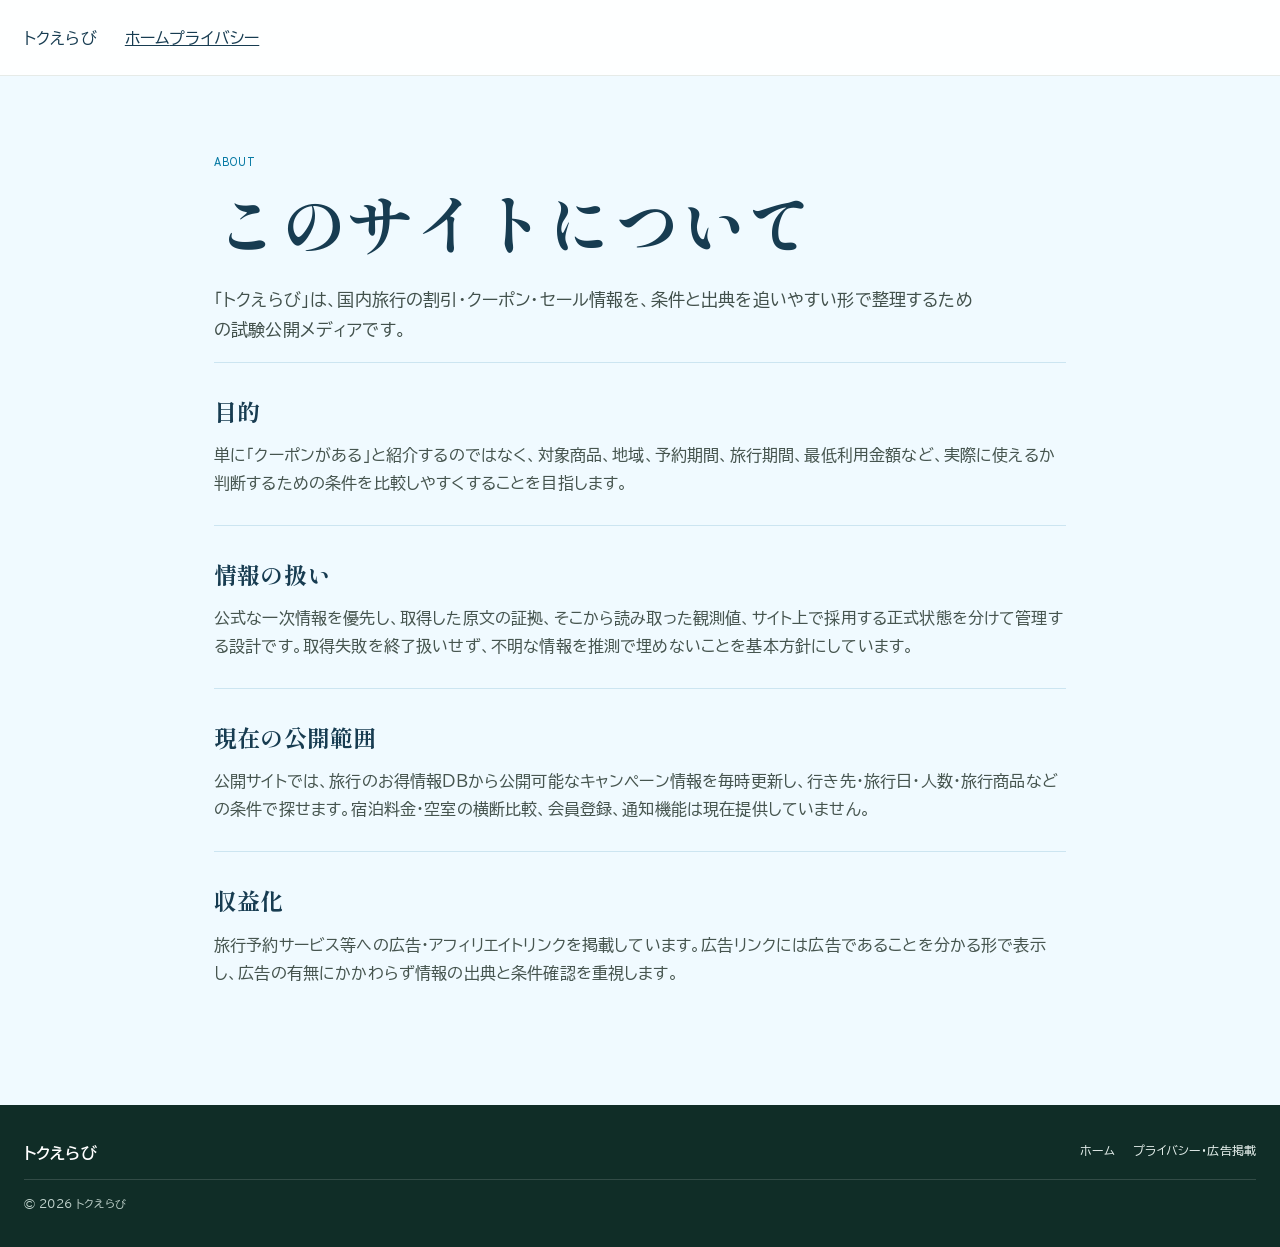
<file: about.html>
<!doctype html>
<html lang="ja">
<head>
  <meta charset="utf-8">
  <meta name="viewport" content="width=device-width,initial-scale=1">
  <meta name="description" content="トクえらびの運営方針と情報の扱いについて。">
  <title>このサイトについて | トクえらび</title>
  <link rel="canonical" href="https://travel.tokuerabi.com/about.html">
  <meta property="og:type" content="website">
  <meta property="og:locale" content="ja_JP">
  <meta property="og:site_name" content="トクえらび">
  <meta property="og:title" content="このサイトについて | トクえらび">
  <meta property="og:description" content="トクえらびの運営方針と情報の扱いについて。">
  <meta property="og:url" content="https://travel.tokuerabi.com/about.html">
  <link rel="preconnect" href="https://fonts.googleapis.com">
  <link rel="preconnect" href="https://fonts.gstatic.com" crossorigin>
  <link href="https://fonts.googleapis.com/css2?family=BIZ+UDPGothic:wght@400;700&family=Shippori+Mincho:wght@500;600;700;800&family=Zen+Kaku+Gothic+New:wght@500;700&display=swap" rel="stylesheet">
  <link rel="stylesheet" href="styles.css?v=20261005-sunny-travel-v3">
</head>
<body>
<header class="site-header"><a class="brand" href="./">トクえらび</a><nav><a href="./">ホーム</a><a href="privacy.html">プライバシー</a></nav></header>
<main class="page">
  <p class="eyebrow">ABOUT</p>
  <h1>このサイトについて</h1>
  <p class="lead">「トクえらび」は、国内旅行の割引・クーポン・セール情報を、条件と出典を追いやすい形で整理するための試験公開メディアです。</p>
  <section class="text-block"><h2>目的</h2><p>単に「クーポンがある」と紹介するのではなく、対象商品、地域、予約期間、旅行期間、最低利用金額など、実際に使えるか判断するための条件を比較しやすくすることを目指します。</p></section>
  <section class="text-block"><h2>情報の扱い</h2><p>公式な一次情報を優先し、取得した原文の証拠、そこから読み取った観測値、サイト上で採用する正式状態を分けて管理する設計です。取得失敗を終了扱いせず、不明な情報を推測で埋めないことを基本方針にしています。</p></section>
  <section class="text-block"><h2>現在の公開範囲</h2><p>公開サイトでは、旅行のお得情報DBから公開可能なキャンペーン情報を毎時更新し、行き先・旅行日・人数・旅行商品などの条件で探せます。宿泊料金・空室の横断比較、会員登録、通知機能は現在提供していません。</p></section>
  <section class="text-block"><h2>収益化</h2><p>旅行予約サービス等への広告・アフィリエイトリンクを掲載しています。広告リンクには広告であることを分かる形で表示し、広告の有無にかかわらず情報の出典と条件確認を重視します。</p></section>
</main>
<footer><div><strong>トクえらび</strong></div><div class="footer-links"><a href="./">ホーム</a><a href="privacy.html">プライバシー・広告掲載</a></div><small>© 2026 トクえらび</small></footer>
</body>
</html>
</file>
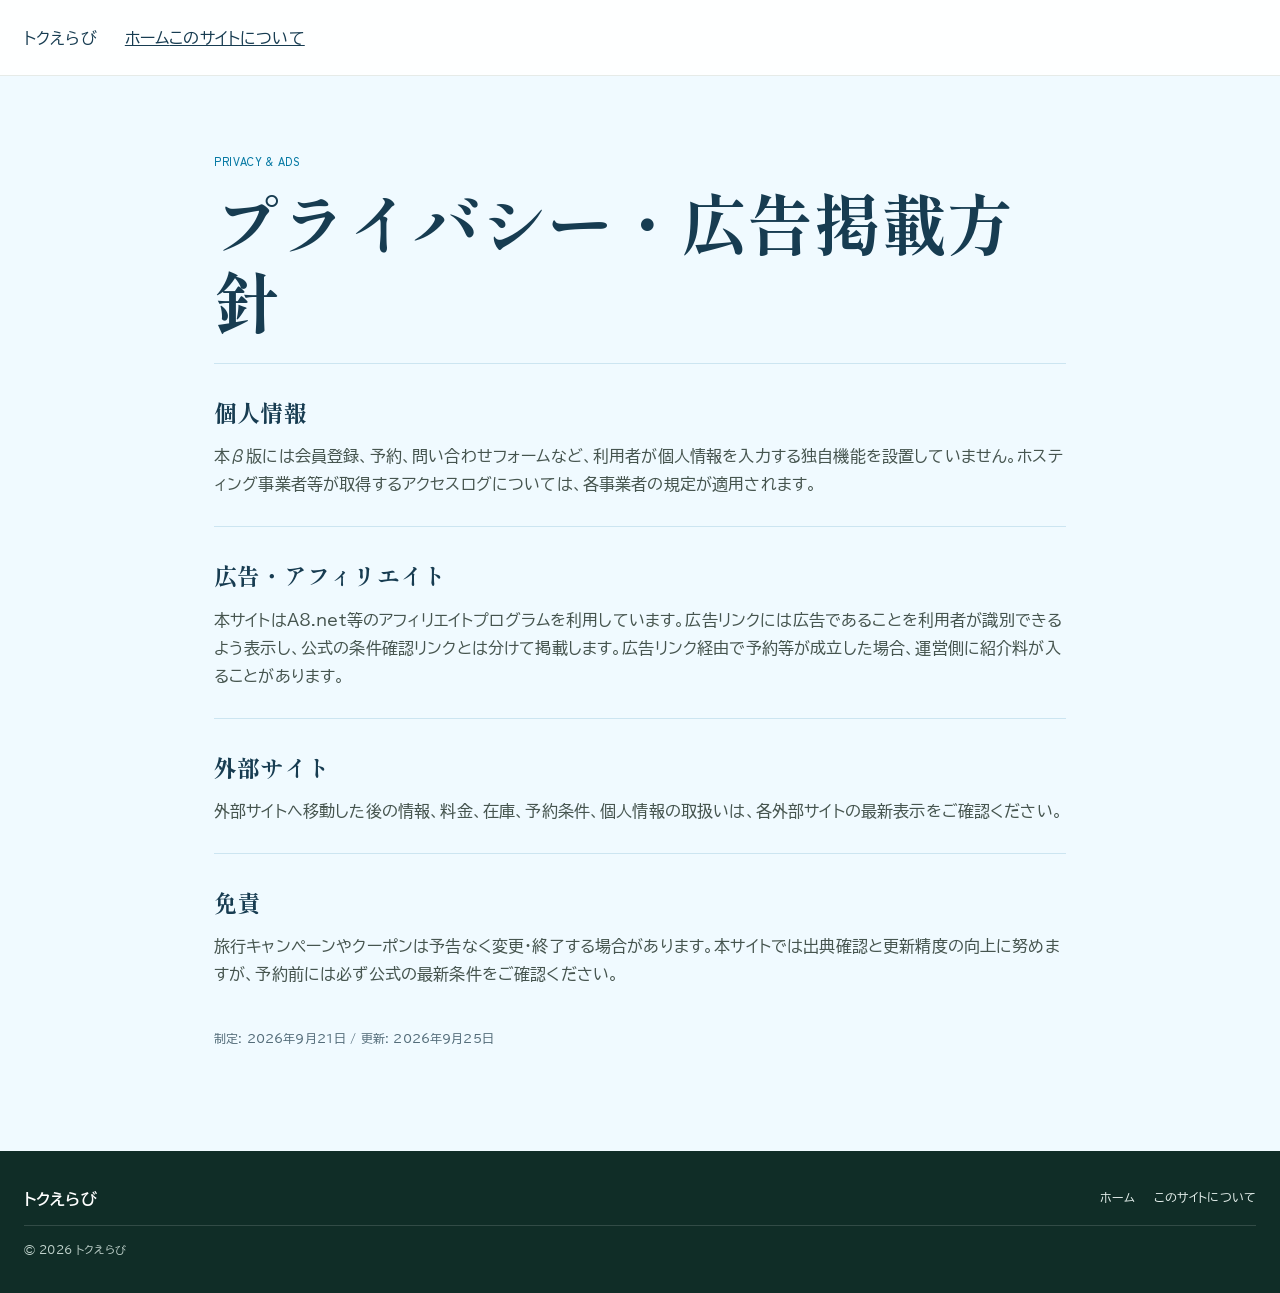
<file: privacy.html>
<!doctype html>
<html lang="ja">
<head>
  <meta charset="utf-8">
  <meta name="viewport" content="width=device-width,initial-scale=1">
  <meta name="description" content="トクえらびのプライバシー・広告掲載方針。">
  <title>プライバシー・広告掲載 | トクえらび</title>
  <link rel="canonical" href="https://travel.tokuerabi.com/privacy.html">
  <meta property="og:type" content="website">
  <meta property="og:locale" content="ja_JP">
  <meta property="og:site_name" content="トクえらび">
  <meta property="og:title" content="プライバシー・広告掲載 | トクえらび">
  <meta property="og:description" content="トクえらびのプライバシー・広告掲載方針。">
  <meta property="og:url" content="https://travel.tokuerabi.com/privacy.html">
  <link rel="preconnect" href="https://fonts.googleapis.com">
  <link rel="preconnect" href="https://fonts.gstatic.com" crossorigin>
  <link href="https://fonts.googleapis.com/css2?family=BIZ+UDPGothic:wght@400;700&family=Shippori+Mincho:wght@500;600;700;800&family=Zen+Kaku+Gothic+New:wght@500;700&display=swap" rel="stylesheet">
  <link rel="stylesheet" href="styles.css?v=20261005-sunny-travel-v3">
</head>
<body>
<header class="site-header"><a class="brand" href="./">トクえらび</a><nav><a href="./">ホーム</a><a href="about.html">このサイトについて</a></nav></header>
<main class="page">
  <p class="eyebrow">PRIVACY & ADS</p>
  <h1>プライバシー・広告掲載方針</h1>
  <section class="text-block"><h2>個人情報</h2><p>本β版には会員登録、予約、問い合わせフォームなど、利用者が個人情報を入力する独自機能を設置していません。ホスティング事業者等が取得するアクセスログについては、各事業者の規定が適用されます。</p></section>
  <section class="text-block"><h2>広告・アフィリエイト</h2><p>本サイトはA8.net等のアフィリエイトプログラムを利用しています。広告リンクには広告であることを利用者が識別できるよう表示し、公式の条件確認リンクとは分けて掲載します。広告リンク経由で予約等が成立した場合、運営側に紹介料が入ることがあります。</p></section>
  <section class="text-block"><h2>外部サイト</h2><p>外部サイトへ移動した後の情報、料金、在庫、予約条件、個人情報の取扱いは、各外部サイトの最新表示をご確認ください。</p></section>
  <section class="text-block"><h2>免責</h2><p>旅行キャンペーンやクーポンは予告なく変更・終了する場合があります。本サイトでは出典確認と更新精度の向上に努めますが、予約前には必ず公式の最新条件をご確認ください。</p></section>
  <p class="updated">制定: 2026年9月21日 / 更新: 2026年9月25日</p>
</main>
<footer><div><strong>トクえらび</strong></div><div class="footer-links"><a href="./">ホーム</a><a href="about.html">このサイトについて</a></div><small>© 2026 トクえらび</small></footer>
</body>
</html>
</file>
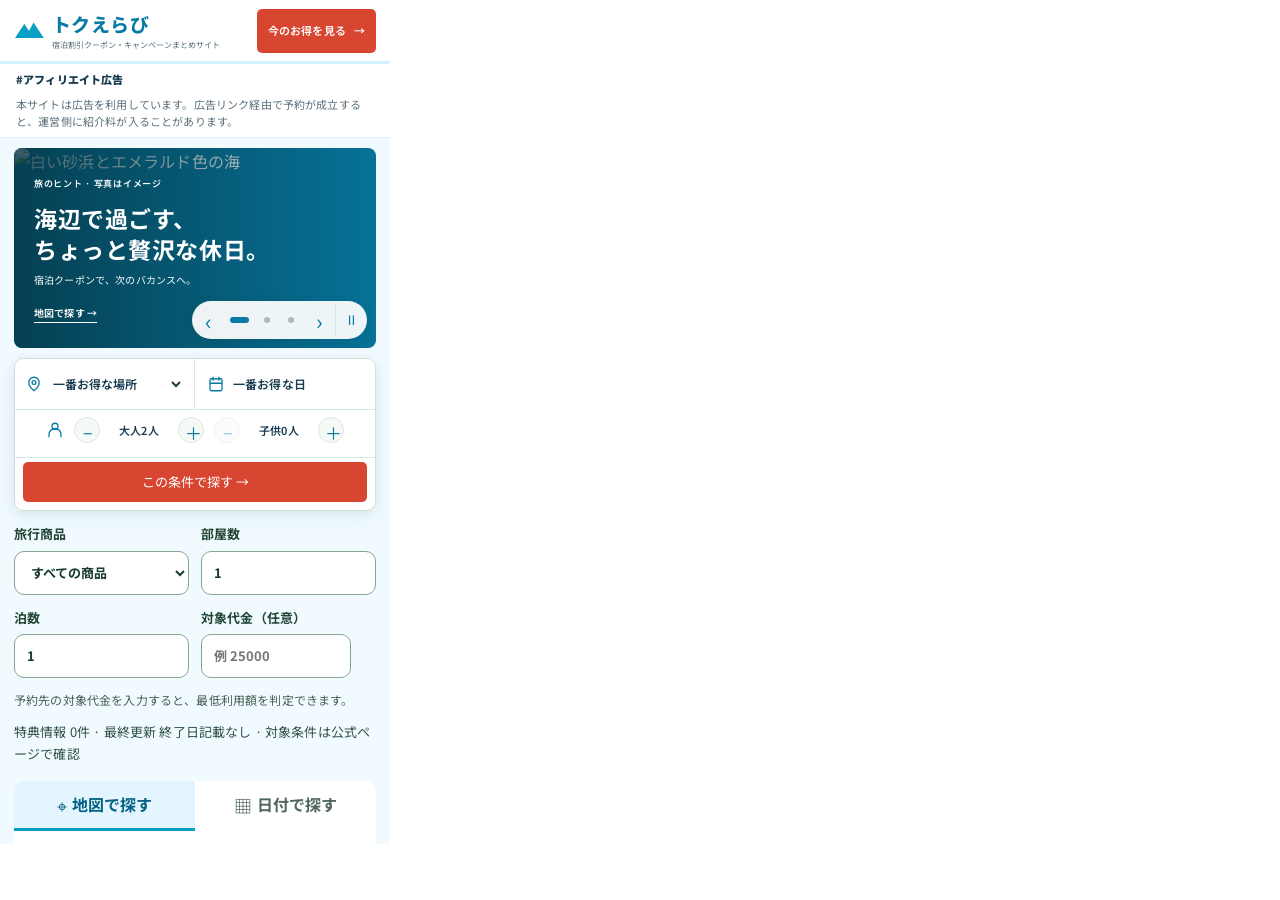
<file: qa-mobile-390.html>
<!doctype html>
<html lang="ja">
<head>
  <meta charset="utf-8">
  <meta name="robots" content="noindex,nofollow">
  <title>QA 390 viewport wrapper</title>
  <style>
    html,body{margin:0;padding:0;width:390px;height:844px;overflow:hidden;background:#fff}
    iframe{display:block;width:390px;height:844px;border:0;margin:0;padding:0}
  </style>
</head>
<body>
  <iframe src="./" title="390px production viewport QA"></iframe>
</body>
</html>
</file>
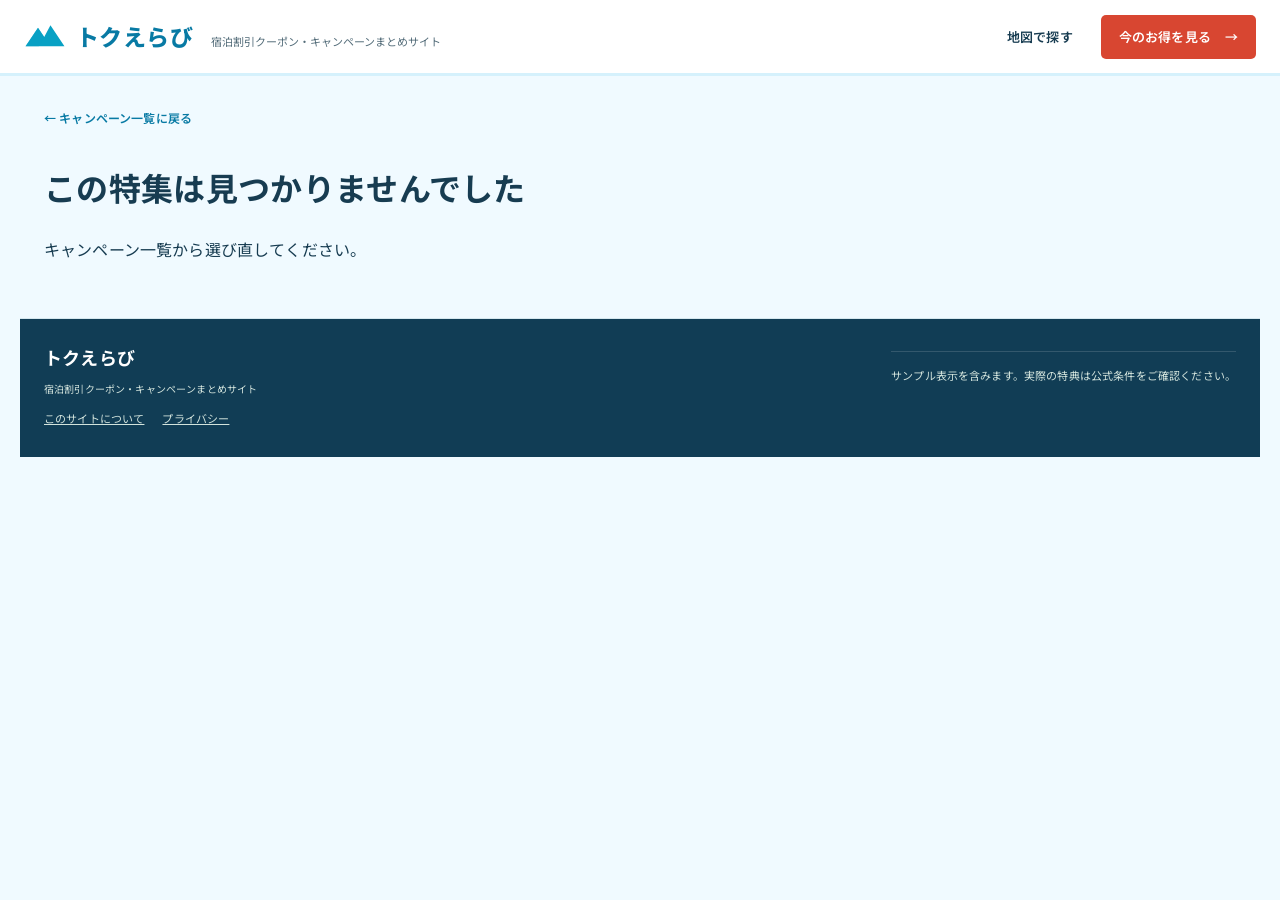
<file: sample-campaign.html>
<!doctype html>
<html lang="ja">
<head>
  <meta charset="utf-8">
  <meta name="viewport" content="width=device-width,initial-scale=1">
  <meta name="robots" content="noindex,follow">
  <meta name="description" content="行き先・日付・人数から、どこ・いつ・どこで予約するとお得かを地図・カレンダー・比較カードで直感的に探せる旅行サイトです。">
  <title>宿泊割引クーポン・キャンペーン | トクえらび</title>
  <meta property="og:type" content="website">
  <meta property="og:locale" content="ja_JP">
  <meta property="og:site_name" content="トクえらび">
  <meta property="og:title" content="宿泊割引クーポン・キャンペーン | トクえらび">
  <meta property="og:description" content="どこがお得？いつがお得？どこで予約する？を、地図・カレンダー・比較カードで直感的に決めます。">
  <meta property="og:url" content="https://travel.tokuerabi.com/sample-campaign.html">
  <link rel="canonical" href="https://travel.tokuerabi.com/sample-campaign.html">
  <link rel="preconnect" href="https://fonts.googleapis.com">
  <link rel="preconnect" href="https://fonts.gstatic.com" crossorigin>
  <link href="https://fonts.googleapis.com/css2?family=Inter:wght@600;700;800&family=Noto+Sans+JP:wght@400;500;600;700;800&family=Noto+Serif+JP:wght@500;600&display=swap" rel="stylesheet">
  <link rel="stylesheet" href="styles.css?v=20261005-sunny-travel-v3">
  <link rel="stylesheet" href="decision-ui.css?v=20261005-sunny-travel-v3">
</head>
<body class="decision-page" data-design="flexible-search-v2">
<a class="skip-link" href="#decision-main">本文へ移動</a>

<header class="site-header decision-header">
  <a class="brand" href="./" aria-label="トクえらび ホーム">
    <svg class="brand-mark" viewBox="0 0 54 34" aria-hidden="true"><path d="M2 29 18 5l8 12L34 2l18 27H2Z"/><path d="m18 5 8 12-7 12H2L18 5Z" opacity=".58"/></svg>
    <span class="brand-name">トクえらび<span class="brand-sub">宿泊割引クーポン・キャンペーンまとめサイト</span></span>
  </a>
  <nav class="decision-header-nav" aria-label="主要メニュー">
    <a class="header-text-link" href="./?view=map#search-tabs">地図で探す</a>
    <a class="header-text-link" href="offers.html">今のお得を見る <span aria-hidden="true">→</span></a>
  </nav>
</header>

<main id="decision-main" class="decision-main sample-campaign-page">
  <a id="back-to-search" class="quiet-link" href="./?view=campaign">← キャンペーン一覧に戻る</a>
  <div id="campaign-detail" aria-live="polite" aria-busy="true"><p class="data-loading">特集を読み込み中…</p></div>
</main>
<footer class="decision-footer">
  <div>
    <a class="footer-brand" href="./">トクえらび</a>
    <p>宿泊割引クーポン・キャンペーンまとめサイト</p><nav aria-label="掲載方針"><a href="about.html">このサイトについて</a><a href="privacy.html">プライバシー</a></nav>
  </div>
  <small>サンプル表示を含みます。実際の特典は公式条件をご確認ください。</small>
</footer>

<script src="campaign-detail.js?v=20261005-sunny-travel-v3" defer></script>
</body>
</html>
</file>
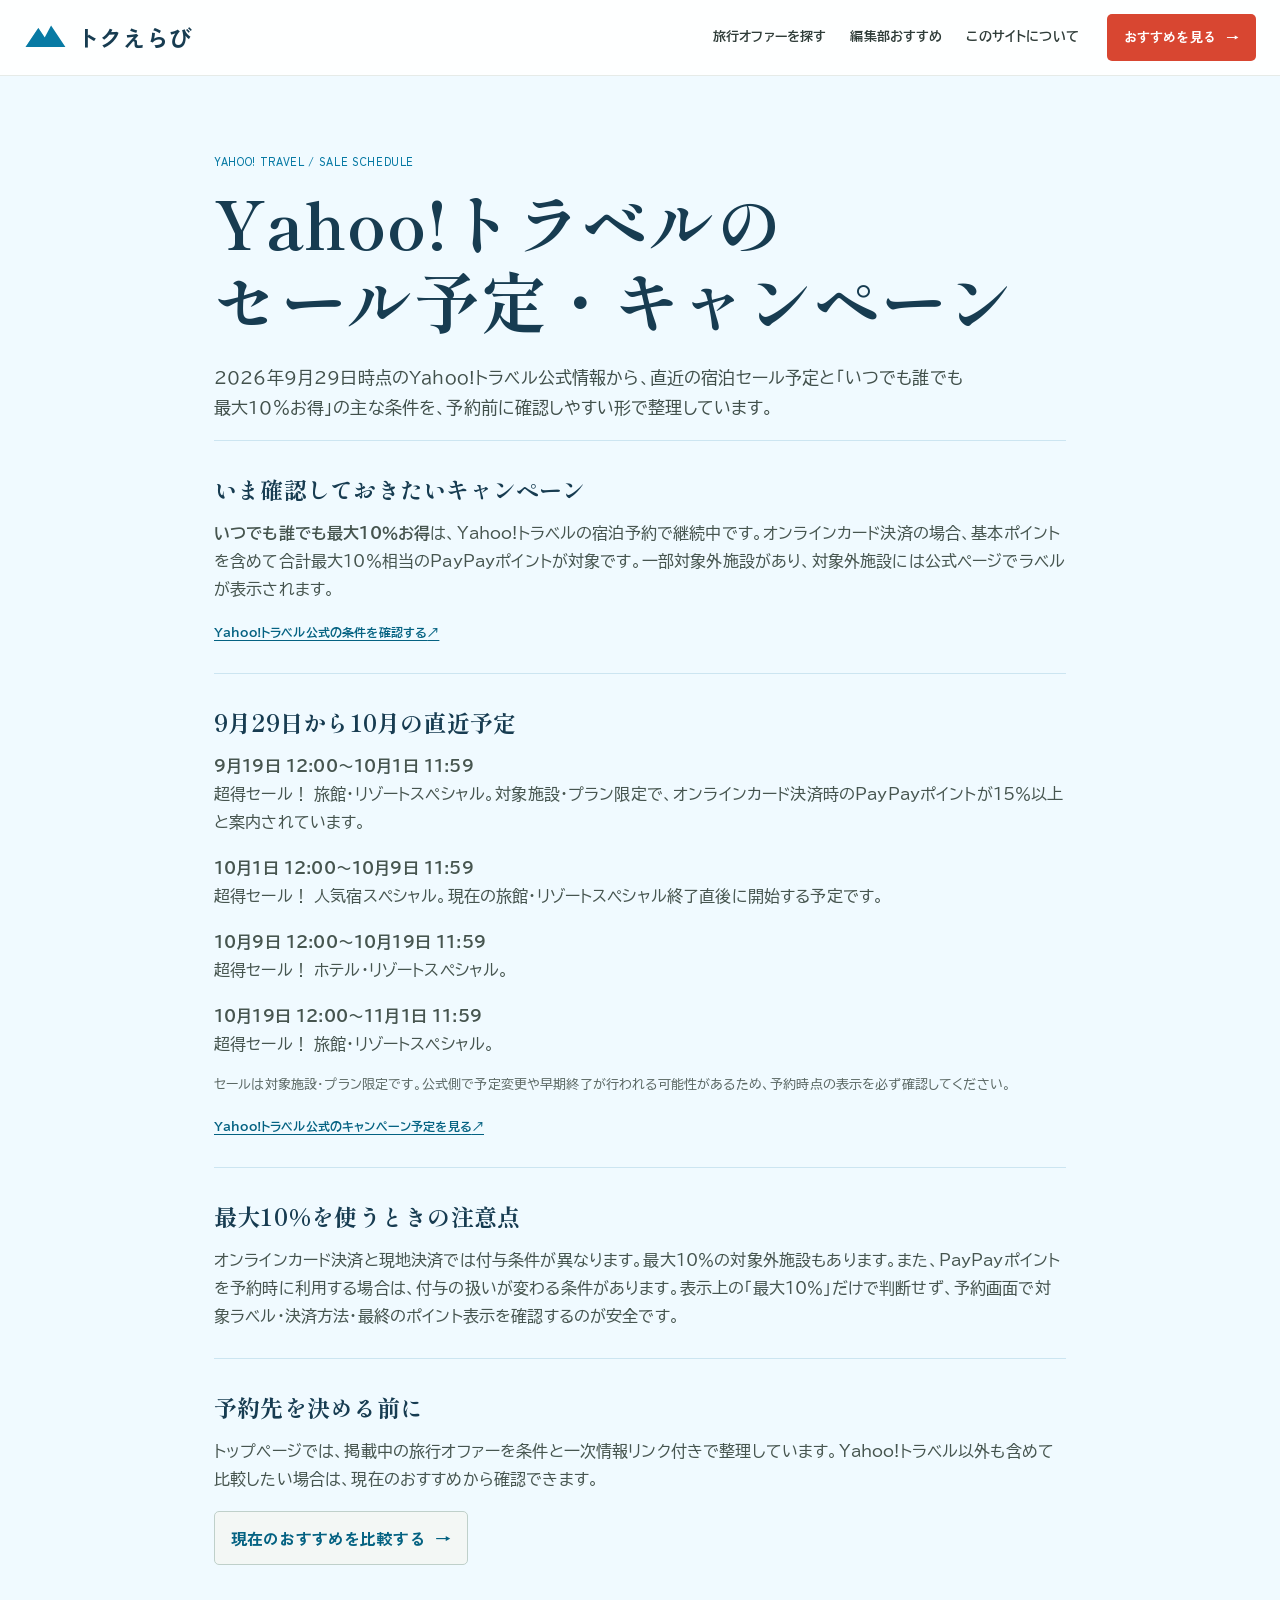
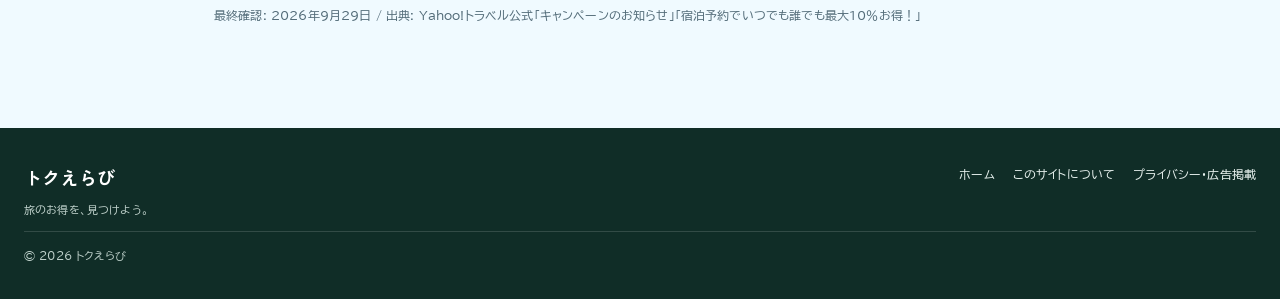
<file: yahoo-travel-campaign.html>
<!doctype html>
<html lang="ja">
<head>
  <meta charset="utf-8">
  <meta name="viewport" content="width=device-width,initial-scale=1">
  <meta name="description" content="Yahoo!トラベルの2026年10月セール予定と、いつでも誰でも最大10％お得の主な条件を一次情報付きで整理。次のセール開始時刻も確認できます。">
  <title>Yahoo!トラベルのセール予定・キャンペーン｜2026年10月 | トクえらび</title>
  <link rel="canonical" href="https://travel.tokuerabi.com/yahoo-travel-campaign.html">
  <meta property="og:type" content="article">
  <meta property="og:locale" content="ja_JP">
  <meta property="og:site_name" content="トクえらび">
  <meta property="og:title" content="Yahoo!トラベルのセール予定・キャンペーン｜2026年10月">
  <meta property="og:description" content="Yahoo!トラベルの2026年10月セール予定と、いつでも誰でも最大10％お得の主な条件を一次情報付きで整理します。">
  <meta property="og:url" content="https://travel.tokuerabi.com/yahoo-travel-campaign.html">
  <link rel="preconnect" href="https://fonts.googleapis.com">
  <link rel="preconnect" href="https://fonts.gstatic.com" crossorigin>
  <link href="https://fonts.googleapis.com/css2?family=BIZ+UDPGothic:wght@400;700&family=Shippori+Mincho:wght@500;600;700;800&family=Zen+Kaku+Gothic+New:wght@500;700&display=swap" rel="stylesheet">
  <link rel="stylesheet" href="styles.css?v=20261005-sunny-travel-v3">
</head>
<body>
<a class="skip-link" href="#main">本文へ移動</a>
<header class="site-header">
  <a class="brand" href="./" aria-label="トクえらび ホーム">
    <svg class="brand-mark" viewBox="0 0 54 34" aria-hidden="true"><path d="M2 29 18 5l8 12L34 2l18 27H2Z"/><path d="m18 5 8 12-7 12H2L18 5Z" opacity=".58"/></svg>
    <span class="brand-name">トクえらび</span>
  </a>
  <nav class="desktop-nav" aria-label="主要ナビゲーション">
    <a href="./#categories">旅行オファーを探す</a>
    <a href="./#examples">編集部おすすめ</a>
    <a href="about.html">このサイトについて</a>
  </nav>
  <a class="header-cta" href="./#examples">おすすめを見る <span aria-hidden="true">→</span></a>
</header>

<main id="main" class="page campaign-page">
  <p class="eyebrow">YAHOO! TRAVEL / SALE SCHEDULE</p>
  <h1><span class="campaign-title-wrap"><span class="semantic-phrase">Yahoo!トラベルの</span><wbr><span class="semantic-phrase">セール予定・</span><wbr><span class="semantic-phrase">キャンペーン</span></span></h1>
  <p class="lead">2026年9月29日時点のYahoo!トラベル公式情報から、直近の宿泊セール予定と「いつでも誰でも最大10％お得」の主な条件を、予約前に確認しやすい形で整理しています。</p>
  <a class="secondary-cta campaign-mobile-cta" href="index.html">現在のおすすめを比較する <span aria-hidden="true">→</span></a>

  <section class="text-block">
    <h2><span class="semantic-phrase">いま確認しておきたい</span><wbr><span class="semantic-phrase">キャンペーン</span></h2>
    <p><strong>いつでも誰でも最大10％お得</strong>は、Yahoo!トラベルの宿泊予約で継続中です。オンラインカード決済の場合、基本ポイントを含めて合計最大10％相当のPayPayポイントが対象です。一部対象外施設があり、対象外施設には公式ページでラベルが表示されます。</p>
    <p style="margin-top:14px"><a class="source-link" href="https://travel.yahoo.co.jp/feature/campaign_pointup/" target="_blank" rel="noopener noreferrer">Yahoo!トラベル公式の条件を確認する <span aria-hidden="true">↗</span></a></p>
  </section>

  <section class="text-block">
    <h2>9月29日から10月の直近予定</h2>
    <p><strong>9月19日 12:00〜10月1日 11:59</strong><br>超得セール！ 旅館・リゾートスペシャル。対象施設・プラン限定で、オンラインカード決済時のPayPayポイントが15％以上と案内されています。</p>
    <p style="margin-top:18px"><strong>10月1日 12:00〜10月9日 11:59</strong><br>超得セール！ 人気宿スペシャル。現在の旅館・リゾートスペシャル終了直後に開始する予定です。</p>
    <p style="margin-top:18px"><strong>10月9日 12:00〜10月19日 11:59</strong><br>超得セール！ ホテル・リゾートスペシャル。</p>
    <p style="margin-top:18px"><strong>10月19日 12:00〜11月1日 11:59</strong><br>超得セール！ 旅館・リゾートスペシャル。</p>
    <p style="margin-top:16px;color:#5b6864;font-size:13px">セールは対象施設・プラン限定です。公式側で予定変更や早期終了が行われる可能性があるため、予約時点の表示を必ず確認してください。</p>
    <p style="margin-top:14px"><a class="source-link" href="https://travel.yahoo.co.jp/notice/special/post_7/" target="_blank" rel="noopener noreferrer">Yahoo!トラベル公式のキャンペーン予定を見る <span aria-hidden="true">↗</span></a></p>
  </section>

  <section class="text-block">
    <h2>最大10％を使うときの注意点</h2>
    <p>オンラインカード決済と現地決済では付与条件が異なります。最大10％の対象外施設もあります。また、PayPayポイントを予約時に利用する場合は、付与の扱いが変わる条件があります。表示上の「最大10％」だけで判断せず、予約画面で対象ラベル・決済方法・最終のポイント表示を確認するのが安全です。</p>
  </section>

  <section class="text-block">
    <h2>予約先を決める前に</h2>
    <p>トップページでは、掲載中の旅行オファーを条件と一次情報リンク付きで整理しています。Yahoo!トラベル以外も含めて比較したい場合は、現在のおすすめから確認できます。</p>
    <p style="margin-top:18px"><a class="secondary-cta" href="./#examples">現在のおすすめを比較する <span aria-hidden="true">→</span></a></p>
  </section>

  <p class="updated">最終確認: 2026年9月29日 / 出典: Yahoo!トラベル公式「キャンペーンのお知らせ」「宿泊予約でいつでも誰でも最大10％お得！」</p>
</main>

<footer>
  <div><a class="footer-brand" href="./">トクえらび</a><p>旅のお得を、見つけよう。</p></div>
  <div class="footer-links"><a href="./">ホーム</a><a href="about.html">このサイトについて</a><a href="privacy.html">プライバシー・広告掲載</a></div>
  <small>© 2026 トクえらび</small>
</footer>
</body>
</html>
</file>
<file: styles.css>
:root{
  --bg:#f0faff;
  --paper:#ffffff;
  --ink:#173c51;
  --muted:#536c79;
  --line:#cce5f1;
  --green:#087aa4;
  --green-dark:#046282;
  --green-soft:#e3f6ff;
  --red:#d84631;
  --max:1240px;
  --shadow:0 10px 26px rgba(8,122,164,.09);
  --font-body:"BIZ UDPGothic","Hiragino Sans","Yu Gothic",sans-serif;
  --font-heading:"Zen Kaku Gothic New","BIZ UDPGothic","Hiragino Sans",sans-serif;
  --font-display:"Shippori Mincho","Hiragino Mincho ProN","Yu Mincho",serif;
}
*{box-sizing:border-box}
html{scroll-behavior:smooth;max-width:100%;overflow-x:clip}
body{margin:0;max-width:100%;overflow-x:clip;background:var(--bg);color:var(--ink);font-family:var(--font-body);line-height:1.75;letter-spacing:.01em}
a{color:inherit}
img{display:block;max-width:100%}

/* Japanese copy: prefer natural phrase boundaries over character-count wrapping. */
.hero-lead,
.section-intro h2,
.offer-card h3,
.offer-summary,
.section-intro>p:last-child,
.disclosure,
.deadline-note,
.trust-list p,
.sources-section p,
.photo-credits p,
footer p{
  word-break:normal;
  overflow-wrap:normal;
  text-wrap:pretty;
}
@supports (word-break:auto-phrase){
  .hero-lead,
  .section-intro h2,
  .offer-card h3,
  .offer-summary,
  .section-intro>p:last-child,
  .disclosure,
  .deadline-note,
  .trust-list p,
  .sources-section p,
  .photo-credits p,
  footer p{
    word-break:auto-phrase;
  }
}
.semantic-phrase{
  display:inline-block;
  white-space:nowrap;
  max-width:100%;
}
.hero-title-line{display:block}
.campaign-title-wrap{display:block}
button,a{touch-action:manipulation}
.skip-link{position:absolute;left:16px;top:-60px;z-index:100;background:var(--ink);color:#fff;padding:10px 14px;text-decoration:none}
.skip-link:focus{top:10px}

.site-header{height:76px;background:rgba(255,255,255,.96);border-bottom:1px solid #e6ebe8;display:grid;grid-template-columns:auto 1fr auto;align-items:center;gap:28px;padding:0 max(24px,calc((100vw - var(--max))/2));position:relative;z-index:20}
.brand{display:flex;align-items:center;gap:9px;text-decoration:none;white-space:nowrap}
.brand-mark{width:43px;height:29px;fill:var(--green)}
.brand-name{font-family:var(--font-display);font-size:23px;font-weight:800;letter-spacing:.01em}
.beta{font-size:10px;border:1px solid #81908b;border-radius:2px;padding:1px 4px;color:#42504c}
.desktop-nav{display:flex;justify-content:flex-end;align-items:center;gap:24px;min-width:0}
.desktop-nav a{font-size:13px;font-weight:700;text-decoration:none;color:#2f3c38;position:relative;padding:26px 0}
.desktop-nav a::after{content:"";position:absolute;left:0;right:100%;bottom:18px;height:2px;background:var(--green);transition:right .18s ease}
.desktop-nav a:hover::after,.desktop-nav a:focus-visible::after{right:0}
.header-cta{display:inline-flex;align-items:center;gap:10px;background:var(--green);color:#fff;text-decoration:none;font-size:13px;font-weight:800;padding:12px 17px;border-radius:5px;transition:background .18s ease,transform .18s ease}
.header-cta:hover{background:var(--green-dark);transform:translateY(-1px)}
.header-cta:active{transform:translateY(0)}
.affiliate-disclosure{margin:0;padding:7px max(16px,calc((100vw - var(--max))/2));border-bottom:1px solid #e8eff2;background:#fff;color:#5b707c;font-size:11px;line-height:1.55;display:flex;gap:8px;align-items:baseline;flex-wrap:wrap}
.affiliate-disclosure strong{color:var(--ink);font-weight:900;white-space:nowrap}

.hero{position:relative;min-height:470px;overflow:hidden;background:#183c35}
.hero-image{position:absolute;inset:0;width:100%;height:100%;object-fit:cover;object-position:center 40%}
.hero-shade{position:absolute;inset:0;background:linear-gradient(90deg,rgba(6,22,19,.78) 0%,rgba(6,22,19,.52) 42%,rgba(6,22,19,.06) 72%)}
.hero-copy{position:relative;z-index:2;max-width:var(--max);margin:0 auto;padding:78px 36px 120px;color:#fff}
.hero-kicker,.eyebrow{margin:0 0 10px;font-size:11px;font-weight:900;letter-spacing:.18em;color:var(--green)}
.hero-kicker{color:#dceee8}
.hero h1{margin:0;font-family:var(--font-display);font-size:clamp(48px,5.4vw,76px);font-weight:700;letter-spacing:.015em;line-height:1.15;text-shadow:0 2px 16px rgba(0,0,0,.2)}
.hero-lead{max-width:650px;margin:22px 0 0;font-size:18px;line-height:1.75;text-shadow:0 1px 8px rgba(0,0,0,.24)}
.hero-lead strong{font-weight:900}
.hero-note{margin:22px 0 0;font-size:12px;color:#f2f5f4}
.hero-note span{display:inline-block;margin-right:8px;padding:3px 7px;border:1px solid rgba(255,255,255,.55);font-weight:800}

.category-rail{max-width:var(--max);margin:-72px auto 0;position:relative;z-index:5;padding:0 24px}
.section-intro.compact{display:none}
.category-grid{display:grid;grid-template-columns:repeat(4,minmax(0,1fr));gap:10px}
.category-card{position:relative;min-height:124px;overflow:hidden;border:3px solid rgba(255,255,255,.95);border-radius:10px;background:#173e36;box-shadow:0 6px 22px rgba(11,43,35,.2)}
.category-card img{position:absolute;inset:0;width:100%;height:100%;object-fit:cover;filter:saturate(.92)}
.category-card::after{content:"";position:absolute;inset:0;background:linear-gradient(90deg,rgba(5,28,23,.78),rgba(5,28,23,.18))}
.category-card>div{position:relative;z-index:2;color:#fff;height:100%;display:grid;grid-template-columns:auto 1fr;grid-template-rows:auto auto;align-content:center;column-gap:13px;padding:20px}
.category-icon{grid-row:1/3;align-self:center;font-size:32px;line-height:1;width:38px;text-align:center;text-shadow:0 2px 10px rgba(0,0,0,.25)}
.category-icon.train{font-size:26px}
.category-card h3{margin:0;font-size:21px;line-height:1.25}
.category-card p{margin:4px 0 0;font-size:12px;color:#eef6f3}

.offers-section,.trust-section,.sources-section,.photo-credits{max-width:var(--max);margin:0 auto}
.offers-section{padding:76px 24px 58px}
.offers-heading{display:block;max-width:820px;margin-bottom:28px}
.section-intro h2{margin:0;font-family:var(--font-display);font-size:clamp(30px,3.2vw,44px);line-height:1.25;letter-spacing:.01em}
.section-intro>p:last-child{margin:10px 0 0;color:var(--muted);font-size:14px}
.offers-meta-line{display:flex;align-items:center;gap:8px;flex-wrap:wrap}
.disclosure{border-left:3px solid var(--green);padding:8px 0 8px 15px;color:#4d5b57;font-size:12px;line-height:1.7}
.disclosure strong{display:inline-block;margin-right:7px;color:var(--ink)}

.offer-layout{display:grid;grid-template-columns:minmax(0,1.23fr) minmax(0,.77fr);gap:16px;align-items:stretch}
.offer-card{background:var(--paper);border:1px solid var(--line);overflow:hidden}
.feature-offer{display:grid;grid-template-columns:minmax(0,1.05fr) minmax(0,.95fr);min-height:520px}
.offer-media{margin:0;position:relative;min-height:220px;background:#dfe8e3;overflow:hidden}
.offer-media img{width:100%;height:100%;object-fit:cover}
.offer-media figcaption{position:absolute;left:12px;bottom:10px;max-width:calc(100% - 24px);background:rgba(15,29,25,.76);color:#fff;font-size:10px;line-height:1.45;padding:5px 7px}
.offer-body{display:flex;flex-direction:column;padding:28px;min-width:0}
.offer-meta{display:flex;gap:6px;flex-wrap:wrap}
.offer-meta span{border:1px solid #cfd8d4;padding:4px 7px;font-size:10px;font-weight:800;color:#40504b;background:#fff}
.offer-meta .status{border-color:#b7d2c9;background:var(--green-soft);color:var(--green-dark)}
.offer-meta .status.ended{background:#ecefee;border-color:#d1d7d5;color:#5c6562}
.offer-label{margin:25px 0 0;font-size:11px;letter-spacing:.14em;font-weight:900;color:var(--green)}
.offer-card h3{margin:8px 0 12px;font-family:var(--font-display);font-size:30px;line-height:1.35;letter-spacing:.005em}
.offer-summary{margin:0;color:#3e4d48;font-size:14px}
.offer-facts{margin:20px 0 22px;border-top:1px solid var(--line)}
.offer-facts div{display:grid;grid-template-columns:80px 1fr;gap:14px;padding:11px 0;border-bottom:1px solid var(--line)}
.offer-facts dt{font-size:11px;font-weight:900;color:#586762}
.offer-facts dd{margin:0;font-size:12px;line-height:1.6;overflow-wrap:anywhere}
.offer-actions{margin-top:auto;display:flex;align-items:center;gap:16px;flex-wrap:wrap}
.primary-cta,.secondary-cta{display:inline-flex;align-items:center;justify-content:center;gap:10px;min-height:48px;text-decoration:none;font-weight:900;border-radius:5px;transition:background .18s ease,color .18s ease,transform .18s ease,box-shadow .18s ease}
.primary-cta{background:var(--green);color:#fff;padding:12px 18px;box-shadow:0 4px 12px rgba(0,107,89,.14)}
.primary-cta small{font-size:9px;border:1px solid rgba(255,255,255,.62);padding:1px 4px;border-radius:2px}
.primary-cta:hover,.primary-cta:focus-visible{background:var(--green-dark);box-shadow:0 6px 16px rgba(0,75,63,.22);transform:translateY(-1px)}
.primary-cta:active{transform:translateY(0);box-shadow:none}
.a8-ad-material{position:relative;display:inline-flex;min-height:48px}
.a8-ad-material a{display:inline-flex;align-items:center;justify-content:center;min-height:48px;padding:12px 18px;border-radius:5px;background:var(--green);color:#fff;text-decoration:none;font-family:var(--font-heading);font-weight:700;letter-spacing:.01em;box-shadow:0 4px 12px rgba(0,107,89,.14);transition:background .18s ease,transform .18s ease,box-shadow .18s ease}
.a8-ad-material a:hover,.a8-ad-material a:focus-visible{background:var(--green-dark);box-shadow:0 6px 16px rgba(0,75,63,.22);transform:translateY(-1px)}
.a8-ad-material a:active{transform:translateY(0);box-shadow:none}
.a8-ad-material>img{position:absolute;width:1px;height:1px;opacity:0;pointer-events:none}
.secondary-cta{background:#f3f7f5;color:var(--green-dark);border:1px solid #bfd0ca;padding:12px 16px}
.secondary-cta:hover,.secondary-cta:focus-visible{background:var(--green-soft)}
.secondary-cta:active{background:#dceae5;transform:translateY(1px)}
.campaign-mobile-cta{display:none;margin-top:18px}
.source-link{display:inline-flex;align-items:center;min-height:24px;font-size:12px;font-weight:800;color:var(--green-dark);text-underline-offset:3px}
.source-link:hover{text-decoration-thickness:2px}
.tracking-pixel{position:absolute;width:1px;height:1px;opacity:0;pointer-events:none}

.secondary-offers{display:grid;grid-template-rows:1fr 1fr;gap:16px}
.offer-card.secondary{display:grid;grid-template-columns:180px minmax(0,1fr)}
.offer-card.secondary .offer-media{min-height:100%}
.offer-card.secondary .offer-body{padding:20px}
.offer-card.secondary h3{font-size:20px;margin:9px 0}
.offer-card.secondary .offer-summary{font-size:12px}
.offer-card.secondary .offer-facts{margin:12px 0 14px}
.offer-card.secondary .offer-facts div{grid-template-columns:62px 1fr;padding:7px 0}
.offer-card.secondary .offer-actions{gap:12px}
.offer-card.secondary .primary-cta,.offer-card.secondary .secondary-cta,.offer-card.secondary .a8-ad-material,.offer-card.secondary .a8-ad-material a{min-height:42px;font-size:12px}
.offer-card.secondary .a8-ad-material a{padding:9px 12px}
.deadline-note{margin:16px 0 0;color:#64716d;font-size:11px;line-height:1.7}

.trust-section{padding:56px 24px;border-top:1px solid var(--line)}
.trust-section .section-intro{display:grid;grid-template-columns:.6fr 1.4fr;align-items:end;gap:24px;margin-bottom:26px}
.trust-section .section-intro .eyebrow{align-self:start}
.trust-list{display:grid;grid-template-columns:repeat(3,minmax(0,1fr));border:1px solid var(--line);background:var(--paper)}
.trust-list>div{padding:22px 18px;border-right:1px solid var(--line)}
.trust-list>div:last-child{border-right:0}
.trust-list span{display:flex;align-items:center;justify-content:center;width:34px;height:34px;margin-bottom:12px;border:1px solid #9ebcb2;color:var(--green);font-size:15px;font-weight:900}
.trust-list strong{font-size:13px}
.trust-list p{margin:6px 0 0;color:var(--muted);font-size:11px;line-height:1.65}

.sources-section{display:grid;grid-template-columns:minmax(0,.72fr) minmax(0,1.28fr);gap:50px;padding:42px 24px;border-top:1px solid var(--line);border-bottom:1px solid var(--line)}
.sources-section h2{margin:0;font-family:var(--font-display);font-size:27px}
.sources-section p{margin:9px 0 0;color:var(--muted);font-size:12px}
.source-names{display:flex;align-content:center;align-items:center;justify-content:flex-end;gap:0;flex-wrap:wrap}
.source-names span{font-family:"Yu Gothic",sans-serif;font-size:13px;font-weight:800;padding:8px 14px;border-left:1px solid #cfd7d3;color:#33433e}
.source-names span:first-child{border-left:0}
.photo-credits{padding:20px 24px 54px;color:#65736f;font-size:10px}
.photo-credits strong{color:#46544f}
.photo-credits p{margin:4px 0 0}
.photo-credits a{color:#53635e;text-underline-offset:2px}

footer{background:#102d27;color:#fff;padding:34px max(24px,calc((100vw - var(--max))/2));display:grid;grid-template-columns:1fr auto;gap:12px 40px;align-items:start}
.footer-brand{font-family:var(--font-display);font-size:18px;font-weight:800;text-decoration:none}
footer p,footer small{color:#bfd1cb;font-size:11px}
footer p{margin:6px 0 0}
footer small{grid-column:1/-1;border-top:1px solid rgba(255,255,255,.14);padding-top:14px}
.footer-links{display:flex;gap:18px;flex-wrap:wrap}
.footer-links a{display:inline-flex;align-items:center;min-height:24px;font-size:12px;text-decoration:none;color:#e6f0ed}
.footer-links a:hover{text-decoration:underline;text-underline-offset:3px}

/* Secondary pages */
.page{max-width:900px;margin:0 auto;padding:76px 24px 90px}
.page>.eyebrow{margin-bottom:12px}
.page h1{margin:0 0 24px;font-family:var(--font-display);font-size:clamp(40px,6vw,66px);line-height:1.18;letter-spacing:.01em}
.page .lead{max-width:760px;font-size:17px;color:#42514c}
.text-block{padding:28px 0;border-top:1px solid var(--line)}
.text-block h2{font-family:var(--font-display);font-size:23px;margin:0 0 10px}
.text-block p{margin:0;color:#46554f}
.updated{font-size:12px;color:var(--muted)}

:focus-visible{outline:3px solid #fff;outline-offset:2px;box-shadow:0 0 0 5px var(--green)}

@media(max-width:1080px){
  .desktop-nav{gap:15px}
  .desktop-nav a{font-size:12px}
  .offer-layout{grid-template-columns:1fr}
  .feature-offer{grid-template-columns:minmax(0,1.1fr) minmax(0,.9fr)}
  .secondary-offers{grid-template-columns:1fr 1fr;grid-template-rows:auto}
  .offer-card.secondary{grid-template-columns:1fr}
  .offer-card.secondary .offer-media{height:220px}
  .trust-list{grid-template-columns:repeat(3,1fr)}
  .trust-list>div:nth-child(3){border-right:0}
}

@media(max-width:820px){
  .site-header{height:68px;grid-template-columns:auto 1fr;padding:0 20px}
  .desktop-nav{display:none}
  .header-cta{justify-self:end;font-size:12px;padding:10px 13px}
  .brand-mark{width:38px}
  .brand-name{font-size:20px}
  .hero{min-height:420px}
  .hero-copy{padding:66px 24px 98px}
  .hero h1{font-size:50px}
  .hero-lead{font-size:16px;max-width:520px}
  .category-rail{margin:-58px auto 0;padding:0 18px}
  .category-card{min-height:112px}
  .category-card>div{padding:15px}
  .category-card h3{font-size:18px}
  .offers-heading{max-width:650px}
  .feature-offer{grid-template-columns:1fr}
  .feature-offer .offer-media{height:360px}
  .secondary-offers{grid-template-columns:1fr 1fr}
  .trust-section .section-intro{grid-template-columns:1fr}
  .sources-section{grid-template-columns:1fr;gap:22px}
  .source-names{justify-content:flex-start}
}

@media(max-width:600px){
  .site-header{height:64px;padding:0 16px;gap:0;grid-template-columns:1fr}
  .brand{gap:6px;min-width:0}
  .header-cta{display:none}
  .brand-mark{width:34px;height:24px}
  .brand-name{font-size:18px}
  .beta{display:none}
  .header-cta{font-size:11px;padding:9px 11px}
  .hero{min-height:356px}
  .hero-image{object-position:58% center}
  .hero-shade{background:linear-gradient(90deg,rgba(5,24,19,.78),rgba(5,24,19,.18) 88%)}
  .hero-copy{padding:60px 20px 86px}
  .hero-kicker{font-size:9px;letter-spacing:.12em}
  .hero h1{font-size:42px;line-height:1.18}
  .hero-lead{font-size:14px;line-height:1.7;margin-top:16px;max-width:330px}
  .hero-note{font-size:10px;margin-top:15px}
  .category-rail{margin:-52px auto 0;padding:0 14px}
  .category-grid{grid-template-columns:1fr 1fr;gap:7px}
  .category-card{min-height:82px;border-width:2px;border-radius:7px}
  .category-card>div{grid-template-columns:auto 1fr;column-gap:7px;padding:10px}
  .category-icon{font-size:22px;width:26px}
  .category-icon.train{font-size:18px}
  .category-card h3{font-size:16px}
  .category-card p{font-size:9px;margin-top:2px}
  .offers-section{padding:48px 14px 38px}
  .offers-heading{margin-bottom:18px}
  .section-intro h2{font-size:28px;overflow-wrap:normal}
  .section-intro h2>.semantic-phrase{display:block;white-space:nowrap}
  .section-intro>p:last-child{font-size:12px}
  .disclosure{font-size:10px;padding-left:11px}
  .offer-layout{gap:18px}
  .feature-offer{border-radius:8px;box-shadow:var(--shadow)}
  .feature-offer .offer-media{height:230px}
  .offer-media figcaption{font-size:8px;left:8px;bottom:7px}
  .offer-body{padding:19px}
  .offer-meta span{font-size:9px}
  .offer-label{font-size:9px;margin-top:18px}
  .offer-card{min-width:0}
  .offer-card h3{font-size:25px;margin:7px 0 9px;overflow-wrap:normal}
  .offer-summary{font-size:12px}
  .offer-facts{margin:15px 0 17px}
  .offer-facts div{grid-template-columns:66px 1fr;gap:10px;padding:9px 0}
  .offer-facts dt,.offer-facts dd{font-size:10px}
  .offer-actions{display:grid;grid-template-columns:1fr;gap:10px}
  .primary-cta,.secondary-cta,.a8-ad-material,.a8-ad-material a{width:100%;min-height:51px;font-size:14px}
  .campaign-mobile-cta{display:flex}
  .source-link{text-align:center;font-size:11px}
  .secondary-offers{grid-template-columns:1fr;gap:18px}
  .offer-card.secondary{border-radius:8px;box-shadow:var(--shadow)}
  .offer-card.secondary .offer-media{height:190px}
  .offer-card.secondary .offer-body{padding:17px}
  .offer-card.secondary h3{font-size:20px;overflow-wrap:normal}
  .offer-card.secondary .primary-cta,.offer-card.secondary .secondary-cta,.offer-card.secondary .a8-ad-material,.offer-card.secondary .a8-ad-material a{min-height:48px;font-size:13px}
  .deadline-note{font-size:9px}
  .trust-section{padding:38px 14px}
  .trust-section .section-intro{margin-bottom:18px}
  .trust-list{grid-template-columns:1fr;background:transparent;border:0}
  .trust-list>div,.trust-list>div:nth-child(3),.trust-list>div:nth-child(-n+3){display:grid;grid-template-columns:36px 1fr;column-gap:12px;padding:15px 0;border:0;border-bottom:1px solid var(--line)}
  .trust-list>div:last-child{border-bottom:0}
  .trust-list span{grid-row:1/3;margin:0;width:34px;height:34px}
  .trust-list strong{font-size:12px}
  .trust-list p{font-size:10px;margin:2px 0 0}
  .sources-section{padding:35px 14px}
  .sources-section h2{font-size:24px}
  .source-names{display:grid;grid-template-columns:1fr 1fr;width:100%;border-top:1px solid var(--line)}
  .source-names span,.source-names span:first-child{padding:9px 5px;border-left:0;border-bottom:1px solid var(--line);font-size:11px}
  .photo-credits{padding:17px 14px 38px;font-size:9px}
  .page{padding:56px 18px 72px}
  .page h1{font-size:40px}
  .campaign-page h1{font-size:36px;line-height:1.22}
  .campaign-page .campaign-title-wrap{max-width:100%}
  .page .lead{font-size:15px}
  footer{grid-template-columns:1fr;padding:28px 18px}
  footer small{grid-column:1}
}

@media(max-width:380px){
  .campaign-page h1{font-size:34px}
  .site-header{padding:0 12px}
  .brand-name{font-size:17px}
  .header-cta{padding:8px 9px}
  .hero-copy{padding-left:16px;padding-right:16px}
  .hero h1{font-size:38px}
  .category-rail,.offers-section,.trust-section,.sources-section,.photo-credits{padding-left:12px;padding-right:12px}
}


/* Typography lock: BIZ UDPGothic × Zen Kaku Gothic New + Shippori Mincho display */
body,
.offer-summary,
.offer-facts,
.disclosure,
.deadline-note,
.trust-list,
.sources-section,
.source-names span,
.photo-credits,
footer p,
footer small,
.page .lead,
.text-block p,
.updated{
  font-family:var(--font-body);
}
h1,h2,h3,
.brand-name,
.footer-brand,
.header-cta,
.primary-cta,
.secondary-cta{
  font-family:var(--font-heading);
  font-weight:700;
  letter-spacing:.01em;
}
.eyebrow,
.hero-kicker{
  font-family:var(--font-heading);
  font-weight:500;
  letter-spacing:.06em;
}

/* The campaign guides share the sunny travel-search theme. */
.header-cta,.primary-cta,.a8-ad-material a{background:var(--red)}
.header-cta:hover,.primary-cta:hover,.primary-cta:focus-visible,.a8-ad-material a:hover,.a8-ad-material a:focus-visible{background:#b93122}
</file>
<file: decision-ui.css>
/* Travel campaign search: independent map, date, and provider views. */
:root{--decision-navy:#087aa4;--decision-navy-2:#046282;--decision-pink:#d84631;--decision-pink-soft:#fff0e5;--decision-orange:#d84631;--decision-line:#d5e7ee;--decision-ink:#173c51;--decision-muted:#536c79;--decision-max:1240px;--decision-paper:#fff;--decision-bg:#f3fbff;--decision-shadow:0 12px 30px #087aa414}
*{box-sizing:border-box}
html{scroll-behavior:smooth}
body.decision-page{--font-body:"Noto Sans JP","Hiragino Sans","Yu Gothic",sans-serif;--font-heading:var(--font-body);--font-display:var(--font-body);margin:0;background:var(--decision-bg);color:var(--decision-ink);font-family:"Noto Sans JP","Hiragino Sans","Yu Gothic",sans-serif;font-size:16px;line-height:1.65}
.decision-page button,.decision-page input,.decision-page select{font:inherit}
.decision-page button{cursor:pointer}
.decision-page button:disabled{cursor:not-allowed;opacity:.45}
.decision-page a{color:inherit}
.decision-page img{display:block;max-width:100%}
.decision-page [hidden]{display:none!important}
.decision-page h1,.decision-page h2,.decision-page h3{word-break:auto-phrase;line-break:strict;text-wrap:pretty}
.decision-page :is(button,a,input,select,summary):focus-visible{outline:3px solid #087aa4;outline-offset:4px;box-shadow:0 0 0 2px white}
.sr-only{position:absolute!important;width:1px!important;height:1px!important;padding:0!important;margin:-1px!important;overflow:hidden!important;clip:rect(0,0,0,0)!important;white-space:nowrap!important;border:0!important}
.skip-link{position:absolute;z-index:100;top:-100px;left:16px;padding:12px;background:var(--decision-navy);color:white!important}
.skip-link:focus{top:8px}
.decision-header{position:sticky;top:0;z-index:30;min-height:76px;padding:12px max(24px,calc((100vw - var(--decision-max))/2));display:flex;align-items:center;justify-content:space-between;background:#fff;border-bottom:1px solid var(--decision-line);gap:24px}
.decision-header .brand{display:flex;align-items:center;gap:10px;text-decoration:none}
.decision-header .brand-mark{width:42px;height:30px;fill:var(--decision-navy)}
.decision-header .brand-name{font-family:"Noto Sans JP",sans-serif;font-size:23px;letter-spacing:.02em;color:var(--decision-navy);font-weight:800;white-space:nowrap}
.brand-sub{display:inline-block;margin-left:24px;font-size:12px;font-weight:400;letter-spacing:0;color:var(--decision-muted)}
.decision-header-nav{display:flex;align-items:center;gap:28px}
.header-text-link{display:inline-flex;align-items:center;min-width:44px;min-height:44px;font-size:13px;font-weight:600;text-decoration:none;gap:14px;white-space:nowrap}
.header-text-link:last-child{padding:8px 18px;background:var(--decision-navy);color:white;border-radius:5px}
.header-text-link:hover{color:var(--decision-pink)}
.header-text-link:last-child:hover{background:var(--decision-navy-2);color:#fff}
.decision-main{max-width:var(--decision-max);margin:auto;padding:0 24px 64px}
.journey-hero{position:relative;margin:0 calc((min(100vw,var(--decision-max)) - 100vw)/2 - 24px);background:#193f3e;height:420px;overflow:hidden}
.journey-hero::after{content:"";position:absolute;inset:0;background:linear-gradient(90deg,#061f27c9 0%,#081e2466 40%,#061f2700 75%)}
.journey-hero-image{width:100%;height:100%;object-fit:cover;object-position:50% 20%}
.decision-intro{position:absolute;z-index:1;inset:0;max-width:var(--decision-max);margin:auto;padding:42px 48px 90px;display:flex;align-items:center;color:#fff}
.intro-copy-block{min-width:0}
.step-kicker{margin:0 0 16px;font-size:13px;font-weight:500;letter-spacing:.12em;color:#e3eeeb}
.decision-intro h1{margin:0;font-family:"Noto Serif JP","Noto Sans JP",serif;font-size:clamp(38px,4.3vw,60px);font-weight:500;letter-spacing:.015em;line-height:1.35;color:#fff;text-shadow:0 1px 14px #001e2366}
.decision-intro h1>span{display:block;white-space:nowrap}
.intro-copy{margin:18px 0 0;font-size:16px;color:#f2f7f6;line-height:1.8}
.mobile-break{display:none}
.hero-place{position:absolute;right:48px;bottom:82px;font-size:11px;letter-spacing:.03em;color:#fff;text-shadow:0 1px 4px #000}
.trip-console{position:relative;z-index:2;margin:-58px 0 0}
#trip-form{display:grid;grid-template-columns:1.15fr .95fr 1fr 1fr auto;align-items:stretch;background:#fff;border:1px solid #d4ded8;border-radius:8px;box-shadow:0 9px 24px #193d271a;min-width:0}
.trip-console .field{margin:0;min-width:0;min-height:106px;display:flex;flex-direction:column;justify-content:center;gap:6px;padding:16px 20px;border:0;border-right:1px solid var(--decision-line)}
.trip-console .field>span,.trip-console .field legend{font-size:12px;color:var(--decision-muted);padding:0;line-height:1.5}
.trip-console .field i{font-style:normal;font-size:16px;vertical-align:middle}
.trip-console .field input,.trip-console .field select{width:100%;min-height:44px;border:0;color:var(--decision-ink);background:#fff;padding:0 22px 0 0;font-size:16px;font-weight:600;outline-offset:0}
.trip-console .field small{font-size:10px;color:var(--decision-muted)}
.date-input-wrap{position:relative;min-width:0}
.date-placeholder{position:absolute;left:0;right:34px;top:50%;transform:translateY(-50%);background:#fff;font-size:16px;font-weight:600;pointer-events:none;white-space:nowrap}
#travel-date:not(.is-empty)+.date-placeholder{display:none}
#travel-date.is-empty::-webkit-datetime-edit{color:transparent}
#travel-date::-webkit-calendar-picker-indicator{opacity:0;width:30px;height:40px;position:absolute;right:0;top:0;cursor:pointer}
.date-input-wrap::after{content:"";position:absolute;right:5px;top:50%;width:16px;height:17px;transform:translateY(-50%);border:1.5px solid #597269;border-radius:2px;background:linear-gradient(to bottom,transparent 3px,#597269 3px,#597269 5px,transparent 5px);pointer-events:none}
.party-field{position:relative}
.party-field legend{position:absolute;top:16px;left:20px}
.stepper{display:grid;grid-template-columns:44px minmax(0,1fr) 44px;align-items:center;margin-top:20px}
.stepper button{border:1px solid #dbe7df;background:#f6faf7;color:var(--decision-navy);border-radius:50%;width:44px;height:44px;font-size:21px}
.stepper button:hover:not(:disabled){background:#e2eee8}
.stepper button:active:not(:disabled){background:#c9ded2;transform:scale(.95)}
.stepper output{text-align:center;font-size:14px;font-weight:600;white-space:nowrap}
.search-action{min-width:174px;margin:14px;min-height:60px;border:0;border-radius:5px;padding:12px 20px;background:var(--decision-navy);color:#fff;font-size:14px;font-weight:700;line-height:1.6}
.search-action:hover,.primary-action:hover:not(:disabled){background:var(--decision-navy-2)}
.search-action:active,.primary-action:active:not(:disabled){transform:translateY(1px);background:#002e27}
.data-level-note{display:flex;align-items:center;justify-content:space-between;gap:12px;margin-top:8px;color:var(--decision-muted);font-size:11px}
.share-state{border:0;min-height:44px;min-width:80px;background:none;text-decoration:underline;text-underline-offset:4px;font-size:12px!important;color:var(--decision-muted)}
.decision-steps{display:flex;justify-content:center;align-items:center;gap:20px;margin:10px 0 30px}
.step-tab{display:flex;align-items:center;gap:9px;min-height:44px;min-width:90px;background:none;border:0;color:#60736b;padding:4px 8px;font-size:13px}
.step-tab:disabled{opacity:.65}
.step-number{display:grid;place-items:center;width:32px;height:32px;border:1px solid #b1c6bb;border-radius:50%;background:#fff;color:#526c5d;font-size:18px}
.step-tab.is-active{color:var(--decision-navy)}
.step-tab.is-active .step-number{background:var(--decision-navy);color:#fff;border-color:var(--decision-navy)}
.step-tab:hover:not(:disabled){background:#e7f1eb;border-radius:5px}
.step-tab:active:not(:disabled){background:#d3e6db}
.step-connector{height:1px;width:64px;background:#ccdcd1}
.decision-stage{scroll-margin-top:100px}
body[data-decision-step="2"] .journey-hero,body[data-decision-step="3"] .journey-hero{display:none}
body[data-decision-step="2"] .trip-console,body[data-decision-step="3"] .trip-console{margin-top:24px}
.destination-strip{margin-bottom:52px}
.destination-strip-head{display:flex;justify-content:space-between;align-items:end;gap:24px;margin-bottom:18px}
.section-eyebrow,.stage-index,.summary-kicker{margin:0 0 5px;font:600 10px/1.5 "Inter","Noto Sans JP",sans-serif;letter-spacing:.14em;color:#587866}
.destination-strip h2,.stage-heading h2{margin:0;font-size:28px;line-height:1.5;font-weight:700;letter-spacing:.01em;color:var(--decision-ink)}
.quiet-link{display:inline-flex;align-items:center;gap:14px;min-height:44px;text-decoration:none;color:var(--decision-navy)!important;font-size:12px;font-weight:600;white-space:nowrap}
.quiet-link:hover{text-decoration:underline}
.travel-inspiration{display:grid;grid-template-columns:1.65fr 1fr 1fr;gap:20px;min-width:0}
.featured-journey,.destination-card{position:relative;overflow:hidden;border:0;border-radius:8px;min-width:0;text-align:left;background:#fff;text-decoration:none;box-shadow:0 2px 8px #203c2a0a}
.featured-journey{min-height:300px;color:#fff!important}
.featured-journey>img{width:100%;height:100%;position:absolute;inset:0;object-fit:cover}
.featured-journey::after{content:"";position:absolute;inset:0;background:linear-gradient(90deg,#102b23cf,#102b2322)}
.featured-journey-copy{position:relative;z-index:1;padding:24px;display:flex;flex-direction:column;height:100%;align-items:flex-start}
.journey-tag{display:inline-block;padding:4px 10px;background:#fff;color:var(--decision-navy);font-size:11px;font-weight:700;border-radius:3px}
.featured-journey h3{margin:12px 0 5px;font-family:"Noto Serif JP","Noto Sans JP",serif;font-weight:600;font-size:30px;color:white;line-height:1.4}
.featured-benefit{display:flex;flex-direction:column;gap:0}
.featured-benefit>span{font-size:12px}
.featured-benefit strong{font-size:18px;line-height:1.2;font-weight:600;color:#fff}
.featured-benefit b{font:600 56px/1.1 "Inter",sans-serif;letter-spacing:-.04em}
.featured-benefit strong>span{font-size:25px;margin-left:4px}
.featured-benefit small{font-size:10px;margin-top:4px;color:#fff}
.featured-journey p{margin:4px 0 16px;font-size:11px;color:#fff}
.journey-card-action{display:flex;align-items:center;gap:32px;min-height:44px;border-top:1px solid #ffffff70;padding-top:8px;margin-top:auto;font-size:12px;font-weight:700}
.featured-journey:hover .journey-card-action{color:#ecddbc}
.destination-card{padding:0;display:flex;flex-direction:column}
.destination-card>img{width:100%;height:176px;object-fit:cover}
.destination-card:hover{box-shadow:0 3px 16px #203c2a25}
.destination-card:hover .destination-action{background:#e6f0e9}
.destination-card:active{transform:translateY(1px)}
.destination-card[aria-pressed="true"]{outline:2px solid var(--decision-navy);outline-offset:2px}
.destination-caption{padding:17px 18px;display:flex;flex:1;flex-direction:column;gap:3px;color:var(--decision-ink)}
.destination-caption>small{font-size:11px;color:var(--decision-muted)}
.destination-caption>strong{font-size:20px;line-height:1.5}
.destination-action{display:flex;justify-content:space-between;align-items:center;min-height:44px;margin-top:8px;color:var(--decision-navy);font-size:12px;font-weight:600;border-top:1px solid var(--decision-line)}
.photo-caption{margin:8px 0 0;color:#63726a;font-size:10px;line-height:1.6}
.stage-heading{display:flex;justify-content:space-between;align-items:end;margin-bottom:20px;gap:24px}
.metric-key{display:flex;flex-wrap:wrap;align-items:center;gap:12px;font-size:11px;color:var(--decision-muted)}
.metric-key>span{display:flex;align-items:center;gap:5px}
.metric-symbol{display:grid;place-items:center;width:24px;height:24px;border-radius:50%;background:#fff;border:1px solid #dac1a9;color:#934624}
.metric-key small{font-size:10px}
.map-workspace,.calendar-workspace{display:grid;grid-template-columns:minmax(0,1.8fr) minmax(260px,.85fr);gap:24px;align-items:start}
.map-board{position:relative;overflow:visible;border-radius:8px;background:#edf3f1;border:1px solid #dce5df}
.map-board-head{padding:18px 24px;display:flex;justify-content:space-between;align-items:center;gap:12px}
.map-board-head>div{display:flex;gap:10px;align-items:center}
.map-board-head strong{font-size:13px}
.map-board-head span,.map-board-head p{font-size:10px;color:#546b60;margin:0}
.region-map{position:relative;height:475px;margin:0 18px}
.japan-map-visual{position:absolute;inset:2% 5%;width:90%;height:95%;object-fit:contain;opacity:.85;filter:grayscale(.7)}
.region-button{position:absolute;min-width:100px;min-height:56px;padding:9px 12px;display:flex;flex-direction:column;align-items:flex-start;background:#fff;border:1px solid #b0c8bb;border-radius:5px;box-shadow:0 2px 6px #23452b0d;color:var(--decision-navy);line-height:1.45}
.region-button strong{font-size:13px;font-weight:700}
.region-button>span{font-size:10px;color:#5b7166}
.region-button:hover{background:#e2eee6;box-shadow:0 3px 12px #23452b25}
.region-button:active{background:#c5dece;transform:translateY(1px);box-shadow:none}
.region-button[aria-selected="true"]{border:2px solid var(--decision-navy);background:#e9f3ed}
.region-button[aria-selected="true"]:hover{background:#d6e9dd;box-shadow:0 3px 12px #23452b25}
.region-button[aria-selected="true"]:active{background:#b9d6c4;transform:translateY(1px);box-shadow:none}
.region-button::after{content:attr(data-tooltip);position:absolute;z-index:5;bottom:calc(100% + 8px);left:0;padding:8px 10px;border-radius:4px;width:220px;max-width:260px;background:#173c51;color:#fff;box-shadow:0 4px 12px #0002;font-size:11px;display:none;text-align:left}
.region-button:hover::after,.region-button:focus-visible::after{display:block}
.region-hokkaido{top:3%;right:6%}.region-tohoku{top:24%;right:6%}.region-kanto{top:47%;right:5%}.region-chubu{top:37%;left:11%}.region-kinki{top:50%;left:5%}.region-chugoku{top:65%;left:1%}.region-shikoku{bottom:3%;left:41%}.region-kyushu{bottom:3%;left:1%}
.region-button.is-hot-region{min-width:138px;min-height:84px;border-color:#d84631;background:#fff4ed}
.hot-badge{position:absolute;right:6px;top:-10px;padding:2px 6px!important;border-radius:2px;background:var(--decision-pink);color:#fff!important;font-size:9px!important}
.region-button .map-rate{font-family:"Inter","Noto Sans JP",sans-serif;font-size:24px;color:var(--decision-pink);font-weight:700}
.region-button .map-cap{font-size:9px}
.map-legend{display:flex;flex-wrap:wrap;gap:12px;align-items:center;padding:16px 22px;font-size:10px;color:#546b60}
.map-legend>span{display:flex;align-items:center;gap:5px}
.legend-swatch{display:block;width:10px;height:10px;border:1px solid #9db9a8;background:#e0ede5}.legend-swatch.hot{background:#d84631;border-color:#d84631}
.map-legend a{min-height:24px;margin-left:auto;color:var(--decision-navy);text-underline-offset:3px}
.decision-summary,.timing-panel{padding:26px;background:#fff;border:1px solid var(--decision-line);border-radius:8px}
.region-preview{display:grid;place-items:center;width:56px;height:56px;border-radius:50%;color:var(--decision-navy);background:#edf4ee;font-size:36px;margin:12px 0}
.decision-summary h3,.timing-panel h3{font-size:23px;line-height:1.5;margin:8px 0;color:var(--decision-ink)}
#region-summary-copy{font-size:14px}
.decision-summary p:not(.summary-kicker){font-size:13px;color:var(--decision-muted);line-height:1.8}
.summary-metrics{display:grid;grid-template-columns:1fr 1.2fr;border-top:1px solid var(--decision-line);border-bottom:1px solid var(--decision-line);gap:16px;padding:16px 0;margin:20px 0}
.summary-metrics span{display:block;font-size:11px;color:var(--decision-muted)}
.summary-metrics strong{display:block;font-size:20px;color:var(--decision-navy);line-height:1.6}
.summary-caveat{font-size:11px!important}
.primary-action{display:flex;align-items:center;justify-content:space-between;gap:12px;width:100%;min-height:52px;padding:12px 16px;border:0;border-radius:5px;background:var(--decision-navy);color:#fff;font-size:13px;font-weight:700;margin-top:24px;line-height:1.7}
.primary-action:disabled{background:#e0e7e2;color:#59685f;opacity:1}
.calendar-panel{padding:24px;border:1px solid var(--decision-line);border-radius:8px;background:#fff}
.calendar-toolbar{display:flex;align-items:center;justify-content:space-between;gap:16px;margin-bottom:12px}
.calendar-toolbar>div:first-child{display:flex;align-items:baseline;gap:12px;flex-wrap:wrap}
.calendar-toolbar strong{font-size:23px;color:var(--decision-navy)}
.calendar-toolbar span{font-size:12px;color:var(--decision-muted)}
.month-navigation{display:flex;gap:6px}
.month-navigation button{min-width:44px;min-height:44px;border:1px solid var(--decision-line);background:#f9fbf9;font-size:22px;color:var(--decision-navy);border-radius:4px}
.month-navigation button:hover:not(:disabled){background:#e1eee5}
.calendar-data-note{display:flex;align-items:center;gap:8px;margin:8px 0 18px}
.note-icon{font-size:12px;border:1px solid #aabbb0;color:#546b60;width:18px;height:18px;display:grid;place-items:center;border-radius:50%;flex-shrink:0}
.calendar-data-note p{margin:0;font-size:11px;color:var(--decision-muted)}
.weekday-row,.calendar-grid{display:grid;grid-template-columns:repeat(7,minmax(0,1fr));gap:6px}
.weekday-row{margin-bottom:8px;color:#5e7368;font-size:12px;text-align:center}
.calendar-day{min-width:0;min-height:65px;display:flex;align-items:center;justify-content:center;border:1px solid #dae5dd;background:#fafcfb;color:var(--decision-ink);border-radius:5px}
.calendar-day.weekend{background:#fff7f1}
.calendar-day:hover{background:#e5f1e9;border-color:#8bab96}
.calendar-day:active{transform:translateY(1px)}
.calendar-day.is-selected{background:var(--decision-navy);color:#fff;border-color:var(--decision-navy);box-shadow:inset 0 0 0 2px #fff}
.day-number{font:600 18px "Inter",sans-serif}
.booking-hint{padding:16px 0;border-bottom:1px solid var(--decision-line)}
.booking-hint:last-child{border-bottom:0}
.booking-benefit-main{display:flex;align-items:baseline;justify-content:space-between;gap:12px}
.hint-rate{font-size:28px;color:var(--decision-pink);line-height:1.4;white-space:nowrap}
.booking-benefit-main>span{font-size:11px;color:var(--decision-muted)}
.booking-hint small{font-size:12px;display:block;margin-top:4px;color:#53645b}
.status-line{display:block;margin-top:5px;font-size:11px;color:#536b5d}.status-line.active{color:#087aa4}.status-line.ended{color:#676d68}
.timing-note{font-size:11px;color:var(--decision-muted);margin:16px 0 0}
.compare-stage-copy{font-size:12px;margin:0;color:var(--decision-muted)}
.compare-toolbar{display:flex;align-items:center;justify-content:space-between;gap:16px;margin-bottom:20px}
.trip-summary{display:flex;flex-wrap:wrap;gap:8px}
.trip-summary span{padding:6px 12px;border-left:2px solid #b3cdbc;background:#eaf2ec;font-size:13px;color:var(--decision-navy)}
.secondary-action{min-height:44px;border:1px solid var(--decision-line);border-radius:5px;background:#fff;color:var(--decision-navy)}
.assumed-price-panel{background:#fff;border:1px solid var(--decision-line);border-radius:5px;margin:0 0 20px}
.assumed-price-panel summary{cursor:pointer;padding:12px 16px;font-size:13px;min-height:44px}
.assumed-price-panel summary small{margin-left:8px;color:var(--decision-muted)}
.assumed-price-content{padding:0 16px 18px;display:grid;grid-template-columns:220px 1fr;gap:24px;align-items:center}
.price-input-wrap{display:flex;align-items:center;gap:8px;padding:8px 12px;border:1px solid var(--decision-line);border-radius:4px}
.price-input-wrap input{min-width:0;width:100%;min-height:44px;border:0;font-size:18px;color:var(--decision-navy)}
#estimate-note{margin:0;font-size:12px;color:var(--decision-muted)}
.comparison-table{display:block;width:100%;border-collapse:separate}
.comparison-table thead{display:none}
.comparison-table tbody{display:grid;gap:16px}
.comparison-table tr{display:grid;grid-template-columns:1.05fr 1fr .8fr 1.1fr 1.2fr auto;gap:20px;padding:24px;background:#fff;border:1px solid var(--decision-line);border-radius:7px;align-items:center}
.comparison-table td{display:block;min-width:0;border:0;padding:0;font-size:11px;color:#4e6558}
.comparison-table td::before{content:attr(data-label);display:block;font-size:10px;color:#62766a;margin-bottom:6px}
.benefit-cell strong{display:block;font-size:28px;color:var(--decision-pink);line-height:1.4;font-family:"Inter","Noto Sans JP",sans-serif}
.benefit-cell span{display:block;font-size:10px;margin-top:4px;line-height:1.7}
.eligibility-cell strong{font-size:12px;color:#344d3e}
.estimate-cell strong{font-size:12px}
.provider-cell strong{display:block;font-size:14px;color:var(--decision-ink)}
.provider-cell span{display:block;font-size:11px;margin-top:6px}
.offer-detail-button{min-height:48px;min-width:100px;padding:10px 14px;border:1px solid var(--decision-navy);border-radius:5px;background:#fff;color:var(--decision-navy);font-size:12px}
.offer-detail-button:hover{background:#e2efe5}
.offer-detail-button:active{background:#d2e7d8;transform:translateY(1px)}
.comparison-method{font-size:12px;color:var(--decision-muted);margin-top:14px}
.comparison-method summary{min-height:44px;cursor:pointer}
.comparison-note{margin:8px 0;max-width:70ch}
.offer-dialog{position:fixed;width:min(620px,95vw);max-height:85vh;margin:auto;border:0;border-radius:8px;padding:0;color:var(--decision-ink);background:#fff;box-shadow:0 12px 50px #0003;overflow:auto}
.offer-dialog::backdrop{background:#0a201c99}
.dialog-head{display:flex;justify-content:space-between;align-items:start;gap:20px;padding:24px;border-bottom:1px solid var(--decision-line)}
.dialog-head h2{margin:8px 0 0;font-size:23px;line-height:1.55}
.icon-button{min-width:44px;min-height:44px;font-size:26px;flex-shrink:0;border:0;border-radius:50%;background:#edf3ee;color:var(--decision-navy)}
.dialog-content{padding:0 24px 24px}
.dialog-summary{font-size:14px;line-height:1.8;margin:20px 0}
.dialog-fact{display:grid;grid-template-columns:150px 1fr;gap:16px;border-top:1px solid var(--decision-line);padding:13px 0}
.dialog-fact span{font-size:11px;color:var(--decision-muted)}
.dialog-fact strong{font-size:12px;line-height:1.8;font-weight:500}
.dialog-links{display:flex;flex-wrap:wrap;gap:12px;margin-top:20px}
.dialog-source{display:flex;align-items:center;min-height:48px;border:1px solid var(--decision-navy);border-radius:5px;padding:8px 14px;font-size:12px;color:var(--decision-navy);text-decoration:none}
.dialog-source:last-child{background:var(--decision-navy);color:#fff}
.dialog-source:hover{background:#e0eee5}.dialog-source:last-child:hover{background:var(--decision-navy-2)}
.decision-footer{max-width:var(--decision-max);margin:auto;padding:32px 24px;display:flex;align-items:start;justify-content:space-between;gap:24px;border-top:1px solid var(--decision-line);color:var(--decision-muted);font-family:"Noto Sans JP",sans-serif}
.decision-footer .footer-brand{font-size:18px;font-weight:700;color:#fff!important;text-decoration:none}
.decision-footer p,.decision-footer small{font-size:11px;margin:8px 0;color:#d2e3dc}
.decision-footer nav{display:flex;gap:18px;font-size:11px;margin-top:12px}
.decision-footer nav a{min-height:24px;display:inline-flex;color:#d2e3dc}
@media(min-width:1400px){.journey-hero{height:440px}}
@media(max-width:1100px){.brand-sub{display:none}.trip-console .field{padding:14px 12px}.party-field legend{left:12px;top:14px}.search-action{min-width:140px;padding:12px;margin:12px}.travel-inspiration{gap:14px}.comparison-table tr{grid-template-columns:1fr 1fr 1fr;gap:20px}.comparison-table td:last-child{align-self:end}}
@media(max-width:800px){.decision-header{padding:10px 20px;min-height:64px}.decision-header-nav{gap:14px}.decision-header .brand-name{font-size:20px}.header-text-link:first-child{display:none}.decision-main{padding:0 20px 44px}.journey-hero{margin:0 -20px;height:360px}.decision-intro{padding:32px 32px 68px}.decision-intro h1{font-size:44px}.hero-place{right:24px;bottom:70px}#trip-form{grid-template-columns:1fr 1fr}.trip-console{margin-top:-36px}.trip-console .field{min-height:86px;padding:12px 16px;border-bottom:1px solid var(--decision-line)}.trip-console .field:nth-child(2){border-right:0}.party-field{border-right:0!important}.party-field legend{left:16px;top:12px}.search-action{grid-column:1/-1;min-height:50px;margin:12px 16px}.decision-steps{margin:6px 0 24px}.travel-inspiration{grid-template-columns:1fr 1fr}.featured-journey{grid-column:1/-1;min-height:280px}.featured-journey-copy{padding:24px}.destination-card>img{height:170px}.destination-strip{margin-bottom:36px}.map-workspace,.calendar-workspace{grid-template-columns:1fr}.decision-summary{padding:22px}.region-preview{display:none}.stage-heading{align-items:start;flex-direction:column;gap:10px}.metric-key small{display:block}.map-board-head p{display:none}.region-map{height:440px}.calendar-day{min-height:60px}.timing-panel{padding:22px}.comparison-table tr{grid-template-columns:1fr 1fr}.comparison-table td:last-child{grid-column:1/-1}.offer-detail-button{width:100%}.decision-footer{flex-direction:column}.compare-stage-copy{font-size:13px}}
@media(max-width:480px){.decision-header{min-height:60px;padding:8px 16px;gap:8px}.decision-header .brand-name{font-size:19px}.decision-header .brand-mark{width:31px;height:24px}.decision-header .brand{gap:7px}.header-text-link:last-child{padding:7px 11px;font-size:11px;gap:8px}.decision-main{padding-left:16px;padding-right:16px}.journey-hero{margin:0 -16px;height:306px}.journey-hero-image{object-position:65% 42%}.journey-hero::after{background:linear-gradient(90deg,#081f29c2,#081f2922)}.decision-intro{padding:30px 24px 48px;align-items:flex-start}.step-kicker{font-size:10px;letter-spacing:.06em;margin-bottom:16px}.decision-intro h1{font-size:36px;line-height:1.38}.intro-copy{font-size:13px;margin-top:14px}.mobile-break{display:block}.hero-place{font-size:9px;right:16px;bottom:38px}.trip-console{margin-top:-24px}#trip-form{border-radius:7px;grid-template-columns:minmax(0,1fr) minmax(0,1fr)}.trip-console .field{min-height:78px;padding:10px 12px;gap:3px}.trip-console .field>span,.trip-console .field legend{font-size:10px}.trip-console .field select,.trip-console .field input,.date-placeholder{font-size:13px}.party-field legend{top:10px;left:12px}.stepper{grid-template-columns:44px minmax(0,1fr) 44px;margin-top:14px}.stepper button{width:44px;height:44px;font-size:19px}.stepper output{font-size:11px}.search-action{margin:10px 12px;min-width:0;min-height:48px;font-size:13px}.data-level-note{font-size:10px;gap:8px}.share-state{font-size:11px!important}.decision-steps{gap:6px;margin:4px 0 22px}.step-tab{min-width:78px;gap:5px;padding:0 4px;font-size:12px}.step-number{width:26px;height:26px;font-size:16px}.step-connector{width:20px}.destination-strip-head{align-items:center;gap:6px;margin-bottom:14px}.section-eyebrow,.stage-index{font-size:9px;letter-spacing:.08em}.destination-strip h2,.stage-heading h2{font-size:23px}.quiet-link{font-size:10px;gap:5px}.travel-inspiration{gap:12px}.featured-journey{min-height:292px}.featured-journey-copy{padding:22px}.featured-journey h3{font-size:29px}.featured-benefit b{font-size:54px}.destination-card>img{height:126px}.destination-caption{padding:12px}.destination-caption>small{font-size:10px}.destination-caption>strong{font-size:16px}.destination-action{font-size:10px;margin-top:5px}.photo-caption{font-size:9px}.region-map{height:430px;margin:0 8px}.map-board-head{padding:14px}.map-board-head>div{gap:8px}.map-board-head span{font-size:9px}.region-button{min-width:80px;min-height:52px;padding:8px}.region-button strong{font-size:11px}.region-button>span{font-size:8px}.region-button::after{max-width:180px}.region-hokkaido{right:2%;top:3%}.region-tohoku{right:1%;top:24%}.region-kanto{right:1%;top:46%}.region-chubu{left:0;top:35%}.region-kinki{left:0;top:51%}.region-chugoku{left:0;top:65%}.region-shikoku{left:48%;bottom:2%}.region-kyushu{left:0;bottom:2%}.region-button.is-hot-region{min-width:122px;min-height:78px}.region-button .map-rate{font-size:21px}.map-legend{padding:12px 14px;gap:10px;font-size:9px}.map-legend a{margin-left:0;width:100%}.metric-key{font-size:10px;gap:8px}.metric-key small{font-size:9px}.decision-summary h3,.timing-panel h3{font-size:22px}.primary-action{font-size:12px;padding:12px 14px}.calendar-panel{padding:16px 12px}.calendar-toolbar strong{font-size:19px}.calendar-toolbar>div:first-child{gap:0;flex-direction:column}.calendar-toolbar span{font-size:11px}.calendar-data-note p{font-size:10px}.calendar-day{min-height:48px}.calendar-grid,.weekday-row{gap:3px}.day-number{font-size:15px}.comparison-table tr{gap:18px;padding:20px}.benefit-cell strong{font-size:25px}.provider-cell strong{font-size:13px}.assumed-price-content{grid-template-columns:1fr;gap:14px}.assumed-price-panel summary{font-size:12px}.offer-dialog{width:100%;max-width:none;max-height:85vh;margin:auto 0 0;border-radius:12px 12px 0 0}.dialog-head{padding:20px}.dialog-head h2{font-size:21px}.dialog-content{padding:0 20px 20px}.dialog-fact{grid-template-columns:1fr;gap:4px}.dialog-source{flex:1;justify-content:center}.decision-footer{padding:24px 16px}.decision-footer small{font-size:10px}}
@media(max-width:380px){.provider-filters{grid-template-columns:repeat(2,minmax(0,1fr))}.provider-filters button{white-space:nowrap}}\n@media(max-width:350px){.decision-header .brand-name{font-size:17px}.header-text-link:last-child{padding:6px 9px;font-size:10px}.decision-main{padding-left:12px;padding-right:12px}.journey-hero{margin:0 -12px}.decision-intro{padding-left:20px}.decision-intro h1{font-size:32px}.trip-console .field{padding:10px}.stepper{grid-template-columns:44px minmax(0,1fr) 44px}.stepper output{font-size:10px}.party-field legend{left:10px}.quiet-link{font-size:9px}.region-button{min-width:74px}.region-map{height:390px}.region-button .map-cap{font-size:8px}.step-tab{min-width:74px;font-size:11px}.step-connector{width:12px}.comparison-table tr{grid-template-columns:1fr}}
@media(prefers-reduced-motion:reduce){html{scroll-behavior:auto}*{transition:none!important;animation:none!important}}
.region-preview.has-photo{width:100%;height:120px;border-radius:5px;background-size:cover;background-position:center 40%}
@media(max-width:800px){.region-preview.has-photo{display:none}}

.ui-icon{display:inline-block;width:1em;height:1em;vertical-align:-.12em;fill:none;stroke:currentColor;stroke-width:1.7;stroke-linecap:round;stroke-linejoin:round}.step-number .ui-icon{width:17px;height:17px}.region-preview .ui-icon{width:28px;height:28px}

@media(min-width:351px) and (max-width:800px){.comparison-table .benefit-cell{grid-column:1;grid-row:1}.comparison-table .estimate-cell{grid-column:2;grid-row:1}.comparison-table .eligibility-cell{grid-column:1/-1;grid-row:2}.comparison-table .provider-cell{grid-column:1/-1;grid-row:3}.comparison-table td[data-label="予約期間"]{grid-column:1/-1;grid-row:4}.comparison-table td:last-child{grid-column:1/-1;grid-row:5}}

/* Independent search axes and compact seasonal campaigns. */
body.decision-page{background:#f0faff}
.decision-header{min-height:68px;padding-top:8px;padding-bottom:8px}
.brand-sub{margin-left:18px;font-size:11px}
.decision-main{padding-top:20px}
.campaign-carousel{position:relative;border-radius:12px;overflow:hidden;background:#087aa4;margin-bottom:16px}
.campaign-slide{position:relative;display:block;height:238px;text-decoration:none;color:#fff!important;isolation:isolate}
.campaign-slide>img{position:absolute;inset:0;width:100%;height:100%;object-fit:cover;object-position:center 55%;z-index:-2}
.campaign-slide::after{content:"";position:absolute;inset:0;background:linear-gradient(90deg,#042d3bd6 0%,#043b4266 40%,#043b4200 72%);z-index:-1}
.banner-copy{padding:25px 38px;max-width:650px}
.banner-tag{display:inline-flex;align-items:center;gap:10px;font-size:11px;letter-spacing:.08em;font-weight:600}
.banner-tag small{font-size:9px;letter-spacing:0;border:1px solid #ffffff80;border-radius:3px;padding:1px 5px}
.banner-copy h2{font-size:32px;color:#fff;line-height:1.38;letter-spacing:.025em;margin:8px 0 6px;font-family:"Noto Sans JP",sans-serif;font-weight:700}
.banner-copy p{margin:0 0 8px;font-size:12px;color:#f5fffd}
.banner-cta{display:inline-block;font-size:11px;font-weight:600;text-decoration:underline;text-underline-offset:5px}
.carousel-controls{position:absolute;right:16px;bottom:14px;display:flex;align-items:center;gap:3px;padding:0 3px;background:#ffffffee;border-radius:24px;color:#087aa4;box-shadow:0 2px 12px #00352b1a}
.carousel-controls button{border:0;background:transparent;color:#087aa4;min-width:36px;min-height:36px;font-size:22px;border-radius:50%}
.carousel-controls button:hover{background:#dcece5}
.carousel-dots{display:flex;align-items:center}
.carousel-dots button{position:relative;min-width:28px;font-size:0}
.carousel-dots button::after{content:"";display:block;width:6px;height:6px;margin:auto;border-radius:50%;background:#a5bdb7}
.carousel-dots button[aria-pressed="true"]::after{width:19px;border-radius:4px;background:#087aa4}
.carousel-controls #slide-pause{font-size:13px;border-left:1px solid #d5e7ee;border-radius:0}
.trip-console,body[data-decision-step="2"] .trip-console,body[data-decision-step="3"] .trip-console{margin:0}
#trip-form{grid-template-columns:1fr .9fr 1fr 1.22fr .9fr;box-shadow:0 2px 8px #173e2510;border-radius:9px}
.trip-console .field{padding:12px 18px;min-height:92px;gap:3px}
.trip-console .field select,.trip-console .field input{font-size:14px;min-height:38px}
.party-field legend{top:9px;left:18px;font-size:11px}
.party-field .stepper{margin:0;grid-template-columns:32px minmax(0,1fr) 32px;gap:3px}
.party-field .stepper:first-of-type{margin-top:16px}
.party-field .stepper button{width:30px;height:30px;font-size:19px}
.party-field .stepper output{font-size:12px}
.search-action{font-size:13px;min-width:0;min-height:52px;margin:16px 12px;padding:10px}
.data-level-note{margin-top:0;font-size:10px;min-height:34px}
.share-state{min-height:34px;font-size:10px!important}
.decision-steps{display:grid;grid-template-columns:repeat(4,minmax(0,1fr));gap:0;margin:10px 0 0;border-bottom:1px solid #ccdcd5;scroll-margin-top:80px}
.step-tab{justify-content:center;gap:7px;padding:13px 8px;font-size:13px;color:#4f6560;border-bottom:3px solid transparent;border-radius:0;min-height:54px;min-width:0}
.step-tab>span{font-size:21px;line-height:1}
.step-tab.is-active{border-bottom-color:#087aa4;color:#087aa4;background:#eaf3ee}
.step-tab:hover:not(:disabled){border-radius:0;background:#edf4ef}
.design-note{display:flex;align-items:center;gap:8px;margin:12px 0 8px;color:#64726b;font-size:10px;line-height:1.5}
.sample-badge,.verified-badge{display:inline-block;align-self:start;border:1px solid #d4ddd7;border-radius:4px;padding:2px 6px;font-size:9px;font-weight:500;line-height:1.5;white-space:nowrap;color:#626a65;background:#f6f8f6}
.verified-badge{color:#087aa4;background:#edf5ef;border-color:#c4dacf}
.active-filters{display:flex;align-items:center;gap:8px;flex-wrap:wrap;min-height:34px;margin:0 0 18px}
.active-filters button{border:1px solid #cfe0d5;border-radius:20px;background:#fff;color:#087aa4;font-size:11px;min-height:32px;padding:4px 12px}
.active-filters .clear-all{border:0;background:none;text-decoration:underline;text-underline-offset:3px;color:#607066;font-size:10px}
.party-summary{font-size:10px;color:#607066}
.stage-heading{margin-bottom:14px;gap:14px}
.stage-index{font-size:9px;letter-spacing:.12em}
.stage-heading h2{font-size:23px;font-weight:700}
.map-workspace,.calendar-workspace{gap:18px;grid-template-columns:minmax(0,1.85fr) minmax(270px,.9fr)}
.map-board-head{padding:14px 18px}
.region-map{height:356px}
.map-legend{padding:12px 18px;gap:8px}
.decision-summary,.timing-panel{padding:22px}
.decision-summary h3,.timing-panel h3{font-size:21px;margin-top:4px}
.summary-metrics{margin:16px 0;padding:12px 0}
.summary-caveat{font-size:10px!important}
.primary-action{min-height:44px;margin-top:16px}
.calendar-panel{padding:18px}
.calendar-day{flex-direction:column;gap:3px;min-height:58px}
.day-offers{font-size:9px;color:#688376;line-height:1.3}
.calendar-day.is-selected .day-offers{color:#fff}
.calendar-data-note{margin-bottom:12px}
.booking-hint{display:block;width:100%;text-align:left;border:0;background:transparent;padding:12px 0}
.booking-hint:hover{background:#f2f7f3}
.booking-hint .hint-rate{font-size:23px}
.booking-hint .sample-badge,.booking-hint .verified-badge{margin-top:5px}
.provider-filters{display:grid;grid-template-columns:repeat(6,minmax(0,1fr));gap:10px;margin-bottom:18px}
.provider-filters button{min-width:0;display:flex;align-items:center;justify-content:center;gap:8px;border:1px solid #d5e7ee;background:#fff;border-radius:8px;padding:12px 8px;min-height:62px;font-size:11px;color:#4d6057}
.provider-filters button[aria-pressed="true"]{border-color:#087aa4;background:#eaf3ee;color:#087aa4;box-shadow:inset 0 0 0 1px #087aa4}
.provider-monogram{width:26px;height:26px;display:grid;place-items:center;background:#edf3f0;color:#087aa4;border-radius:5px;font-size:15px;font-weight:700;flex-shrink:0}
[data-provider="Yahoo!トラベル"] .provider-monogram{color:#c63228;background:#fff0ef}
[data-provider="楽天トラベル"] .provider-monogram{color:#b32422;background:#fff0ef}
[data-provider="じゃらん"] .provider-monogram{color:#a3491b;background:#fff3e8}
[data-provider="JTB"] .provider-monogram{color:#ae2034;background:#fff1f3}
[data-provider="一休.com"] .provider-monogram{color:#514329;background:#f4f1e9}
.offer-grid{display:grid;grid-template-columns:repeat(3,minmax(0,1fr));gap:16px}
.offer-card{background:#fff;border:1px solid #d5e7ee;border-radius:10px;padding:20px;display:flex;flex-direction:column;min-width:0}
.offer-card-top{display:flex;align-items:center;justify-content:space-between;gap:8px}
.provider-wordmark{font-size:12px;font-weight:700;color:#087aa4}
.offer-card h3{font-size:16px;margin:14px 0 8px;line-height:1.6}
.offer-benefit{font:700 32px/1.3 "Inter","Noto Sans JP",sans-serif;color:#d84631;margin:0}
.offer-benefit small{font-size:12px;margin-left:6px;font-weight:500}
.offer-cap{font-size:10px;color:#536c79;margin:5px 0 14px}
.offer-meta{display:flex;flex-wrap:wrap;gap:6px 12px;padding:10px 0;border-top:1px solid #e6f2f7;border-bottom:1px solid #e6f2f7;font-size:10px;color:#536c79}
.offer-description{font-size:11px;color:#536c79;line-height:1.8;margin:12px 0 18px}
.offer-card .offer-detail-button{display:flex;align-items:center;justify-content:space-between;gap:8px;width:100%;min-height:40px;margin-top:auto;background:#eaf7fc;border:0;color:#087aa4;padding:8px 12px;font-size:11px;border-radius:5px}
.card-estimate{font-size:11px;color:#087aa4}
.compare-toolbar{margin-bottom:10px}
.trip-summary{font-size:12px}
.assumed-price-panel{margin-bottom:16px}
.campaign-picks{display:grid;grid-template-columns:repeat(3,minmax(0,1fr));gap:16px}
.campaign-pick{border:1px solid #d5e7ee;background:white;border-radius:10px;overflow:hidden}
.campaign-pick>img{width:100%;height:150px;object-fit:cover}
.campaign-pick>div{padding:16px}
.campaign-pick h3{font-size:18px;margin:8px 0}
.campaign-pick p{font-size:11px;color:#536c79;margin-bottom:12px}
.campaign-pick .offer-detail-button{width:100%;min-height:40px;font-size:11px}
.empty-state{grid-column:1/-1;padding:28px;background:#fff;border:1px dashed #b7cec0;border-radius:8px;text-align:center;font-size:13px;color:#536c79}
.empty-state h3{font-size:18px;color:#087aa4}
.sample-detail-note{padding:12px;border:1px solid #d5e7ee;background:#eaf7fc;font-size:13px}
.load-error{padding:14px;color:#803c27;background:#fff2eb;border:1px solid #efd1c2;border-radius:6px}
.load-error button{margin-left:10px;border:1px solid #af6a4b;background:#fff;border-radius:5px;min-height:40px}
.decision-footer{margin-top:0;padding-top:24px;padding-bottom:24px}
.decision-footer p{font-size:10px}
@media(max-width:1100px){.brand-sub{display:block;margin-left:0;font-size:9px}.decision-header .brand-name{line-height:1.5}.provider-filters button{flex-direction:column;gap:4px;font-size:10px}.map-workspace,.calendar-workspace{grid-template-columns:minmax(0,1.5fr) minmax(250px,.9fr)}}
@media(max-width:800px){.decision-main{padding-top:12px}.decision-header{min-height:62px}.campaign-slide{height:216px}.banner-copy{padding:23px 26px}.banner-copy h2{font-size:27px}#trip-form{grid-template-columns:1fr 1fr}.trip-console .field{min-height:84px;padding:10px 16px}.party-field legend{left:16px;top:7px}.search-action{grid-column:1/-1;margin:8px 12px;min-height:42px}.map-workspace,.calendar-workspace{grid-template-columns:1fr}.step-tab{font-size:11px;gap:5px;padding:12px 5px}.step-tab>span{font-size:18px}.stage-heading{flex-direction:row;align-items:end}.metric-key{display:none}.offer-grid{grid-template-columns:repeat(2,minmax(0,1fr))}.campaign-picks{gap:12px}.campaign-pick>img{height:120px}.campaign-pick>div{padding:12px}.campaign-pick h3{font-size:15px}.provider-filters{grid-template-columns:repeat(3,minmax(0,1fr))}.provider-filters button{flex-direction:row;min-height:54px}.region-map{height:350px}.decision-summary{padding:18px}.summary-metrics{margin:10px 0}.decision-summary .primary-action{margin-top:10px}.calendar-workspace .timing-panel{padding:18px}}
@media(max-width:480px){.decision-header{padding:8px 14px}.decision-header .brand-name{font-size:19px}.brand-sub{font-size:8px;white-space:normal;max-width:195px}.decision-main{padding:10px 14px 28px}.campaign-carousel{border-radius:8px;margin-bottom:10px}.campaign-slide{height:200px}.campaign-slide>img{object-position:60% center}.campaign-slide::after{background:linear-gradient(90deg,#04303cc9,#043b4220)}.banner-copy{padding:19px 20px}.banner-copy h2{font-size:23px;margin-top:9px}.banner-tag{font-size:9px}.banner-copy p{font-size:10px;max-width:200px}.banner-cta{font-size:10px}.carousel-controls{right:9px;bottom:9px;gap:0;padding:0}.carousel-controls button{min-width:32px;min-height:32px}.carousel-dots button{min-width:24px}.trip-console .field{padding:9px 12px;min-height:90px}.trip-console .field select,.trip-console .field input{font-size:13px}.party-field legend{left:12px;top:5px}.party-field .stepper{grid-template-columns:30px minmax(0,1fr) 30px}.party-field .stepper output{font-size:11px}.party-field .stepper:first-of-type{margin-top:11px}.party-field .stepper button{width:28px;height:28px}.data-level-note{font-size:9px;gap:6px}.share-state{font-size:9px!important;min-width:65px}.decision-steps{grid-template-columns:1fr 1fr;margin-top:6px}.step-tab{font-size:12px;padding:10px 6px;min-height:44px;white-space:nowrap}.step-tab>span{font-size:18px}.design-note{align-items:start;font-size:9px;gap:6px;margin-top:10px}.design-note>.sample-badge{font-size:8px}.active-filters{gap:5px;margin-bottom:14px}.active-filters button{font-size:10px;padding:3px 10px}.stage-heading{align-items:start;gap:6px;flex-direction:column}.stage-heading h2{font-size:21px}.stage-index{font-size:8px}.map-board-head{padding:12px}.region-map{height:360px;margin:0 8px}.region-button{min-width:80px;padding:7px}.region-button.is-hot-region{min-width:108px;min-height:70px}.region-button .map-rate{font-size:20px}.region-button .map-cap{font-size:8px}.map-legend{font-size:9px;padding:10px 12px}.offer-grid{grid-template-columns:1fr;gap:12px}.offer-card{padding:18px}.offer-card h3{margin-top:10px;font-size:16px}.offer-benefit{font-size:31px}.offer-description{font-size:12px}.offer-card .offer-detail-button{font-size:12px;min-height:44px}.provider-filters{gap:7px}.provider-filters button{font-size:10px;gap:5px;padding:8px 5px}.provider-monogram{width:23px;height:23px;font-size:13px}.calendar-day{min-height:50px;gap:3px}.day-offers{font-size:8px}.campaign-picks{grid-template-columns:1fr}.campaign-pick{display:grid;grid-template-columns:110px minmax(0,1fr)}.campaign-pick>img{height:100%;min-height:170px}.campaign-pick>div{padding:12px}.campaign-pick h3{font-size:16px}.campaign-pick p{font-size:10px}.photo-caption{font-size:9px}.decision-footer{padding:20px 14px}.decision-footer p{max-width:300px}}
@media(max-width:350px){.decision-header .brand-name{font-size:17px}.brand-sub{font-size:7px;max-width:165px}.header-text-link:last-child{font-size:9px;padding:7px}.decision-main{padding-left:10px;padding-right:10px}.party-field .stepper{grid-template-columns:27px minmax(0,1fr) 27px}.party-field .stepper button{width:26px;height:26px}.party-field .stepper output{font-size:10px}.provider-filters button{flex-direction:column;font-size:9px}.banner-copy h2{font-size:22px}.region-map{height:335px}}
@media(prefers-reduced-motion:reduce){html{scroll-behavior:auto}.campaign-slide{animation:none}}
/* Keep region controls apart even in the compact map. */
.region-map{height:376px}
.region-chubu{top:20%;left:11%}.region-kinki{top:38%;left:5%}.region-chugoku{top:56%;left:1%}.region-kyushu{bottom:1%;left:1%}
.data-loading{font-size:12px;color:#087aa4;padding:12px;border:1px solid #d5e7ee;border-radius:6px;background:#fff}
@media(max-width:480px){.region-map{height:360px}.region-chubu{top:23%;left:0}.region-kinki{top:41%;left:0}.region-chugoku{top:59%;left:0}.region-kyushu{bottom:1%;left:0}.region-button.is-hot-region{min-height:70px}}
@media(max-width:350px){.region-map{height:350px}.region-chugoku{top:58%}}
.card-condition{font-size:10px;color:#586d62;margin:0 0 12px}
.campaign-pick a.offer-detail-button{display:flex;align-items:center;justify-content:space-between;text-decoration:none;padding:8px 10px;border:1px solid #cce5f1;border-radius:4px}
.sample-campaign-page{padding-bottom:40px}
.sample-feature{position:relative;isolation:isolate;border-radius:10px;overflow:hidden;height:260px;color:white;background:#087aa4;margin:8px 0 24px}
.sample-feature>img{position:absolute;inset:0;width:100%;height:100%;object-fit:cover;z-index:-2}
.sample-feature::after{content:"";position:absolute;inset:0;background:linear-gradient(90deg,#04303bcb,#04303b11);z-index:-1}
.sample-feature>div{padding:50px 40px}
.sample-feature h1{font-size:36px;color:#fff;margin:12px 0}
.sample-feature p{font-size:14px;margin:0;color:white}
.sample-detail-layout{display:grid;grid-template-columns:1.8fr 1fr;gap:28px;align-items:start}
.sample-detail-copy h2{font-size:21px;margin:20px 0 10px}
.sample-detail-copy p{font-size:13px;line-height:1.9}
.sample-detail-copy dl{background:white;border:1px solid #d5e7ee;border-radius:8px;margin:12px 0}
.sample-detail-copy dl>div{display:grid;grid-template-columns:135px 1fr;padding:14px 18px;gap:16px;border-bottom:1px solid #e6f2f7;font-size:12px}
.sample-detail-copy dl>div:last-child{border:0}
.sample-detail-copy dd{margin:0;font-weight:600}
.sample-detail-benefit{padding:28px;background:white;border:1px solid #d5e7ee;border-radius:10px}
.sample-detail-benefit .offer-benefit{margin-top:18px;font-size:44px}
.sample-detail-benefit a{text-decoration:none}
.sample-detail-benefit small{display:block;color:#607268;font-size:10px;margin-top:10px}
@media(max-width:800px){.sample-detail-layout{grid-template-columns:1fr}.sample-feature{height:220px}.sample-feature>div{padding:35px 25px}.sample-feature h1{font-size:29px}}
@media(max-width:480px){.sample-feature{height:200px}.sample-feature>div{padding:28px 20px}.sample-feature h1{font-size:25px}.sample-feature p{font-size:12px}.sample-detail-copy dl>div{grid-template-columns:1fr;gap:4px}.sample-detail-benefit{padding:22px}}
@media(max-width:350px){#tab-campaign{font-size:10.5px;gap:3px}#tab-campaign>span{font-size:16px}}

/* Sunny travel palette, month overview, and explicit discount intensity. */
.decision-page :is(button,a,input,select,summary):focus-visible{outline-color:#087aa4}
.decision-header{border-bottom:3px solid #d5f1fc}
.decision-header .brand-mark{fill:#08a1c4}
.decision-header-nav .header-text-link:last-child,.search-action{background:#d84631;color:white}
.search-action:hover{background:#b93122}
#trip-form{grid-template-columns:1.25fr 1.1fr 1.25fr 1fr}
.trip-console{border-color:#cce5f1;box-shadow:0 5px 18px #087aa411}
.data-level-note{justify-content:flex-end;margin-top:4px}
.decision-steps{background:#fff;border-radius:10px 10px 0 0;overflow:hidden;border-bottom:2px solid #cce5f1}
.decision-steps .step-tab.is-active{background:#e3f6ff;color:#046282;border-bottom-color:#08a1c4}
.stage-index,.summary-kicker{color:#046282}
.design-note{color:#536c79}
.sample-badge{background:#fff3d2;border-color:#e8cd87;color:#74520c}
.verified-badge{background:#e9f7fc;border-color:#b5e0f0;color:#046282}
.primary-action{background:#087aa4}
.decision-summary,.map-board,.calendar-panel,.timing-panel{border-color:#cce5f1}
.map-board{background:#eaf7fc}
.region-button{border-color:#a7d5e8;background:white;box-shadow:0 3px 8px #087aa410}
.region-button.is-hot-region{background:#fff1d2;border-color:#efb143}
.decision-footer{background:#113d55}
.month-offers{display:flex;flex-direction:column;gap:12px}
.month-offer-row{display:grid;grid-template-columns:100px minmax(0,1fr) 230px 120px;align-items:center;gap:24px;text-align:left;padding:20px 24px;background:white;border:1px solid #cce5f1;border-radius:12px;color:#173c51;box-shadow:0 4px 14px #087aa409;min-height:116px;transition:border-color .15s,box-shadow .15s}
.month-offer-row:hover{border-color:#08a1c4;box-shadow:0 7px 20px #087aa41c}
.month-label{display:flex;flex-direction:column;align-items:center;color:#046282;border-right:1px solid #d5e7ee;padding-right:24px}
.month-label>small{font-size:11px;letter-spacing:.12em}
.month-label>strong{font-size:34px;line-height:1.2}
.month-label>strong>small{font-size:14px;margin-left:5px}
.month-campaign{display:flex;flex-direction:column;align-items:flex-start;gap:4px}
.month-campaign>strong{font-size:18px}
.month-campaign>small{color:#536c79;font-size:11px}
.month-pick-label{font-size:10px;color:#b93122;background:#fff0e5;border-radius:20px;padding:2px 9px}
.month-saving{display:flex;flex-direction:column;gap:4px}
.month-saving>strong{font-size:30px;color:#d84631;line-height:1.3}
.month-saving>small{font-size:11px;color:#536c79}
.month-open{font-size:12px;color:#046282;font-weight:700;white-space:nowrap}
.month-open b{font-size:20px;margin-left:8px}
.month-list-note{font-size:11px;color:#536c79;margin:2px 0}
.calendar-heat-key{display:flex;flex-wrap:wrap;gap:6px;align-items:center;margin-bottom:12px;font-size:10px}
.calendar-heat-key>span{padding:3px 8px;border-radius:4px}
.heat-high{background:#ffdc77;color:#67430b}
.heat-medium{background:#ffe6d7;color:#963e24}
.heat-low{background:#edf8fc;color:#426d80}
.calendar-day.heat-high{background:#ffdc77;border-color:#ebbd47;color:#67430b}
.calendar-day.heat-medium{background:#ffe6d7;border-color:#f2c3a8;color:#963e24}
.calendar-day.heat-low{background:#edf8fc;border-color:#cce5f1;color:#426d80}
.calendar-day .day-offers{color:inherit;font-weight:700;font-size:11px}
.calendar-day.is-selected{background:#087aa4!important;color:#fff!important;border-color:#046282!important;outline:2px solid #087aa4;outline-offset:1px}
.calendar-day.is-selected .day-offers{color:white}
.calendar-day:hover{box-shadow:inset 0 0 0 2px #087aa4}
.month-navigation #months-back{width:auto;padding:0 10px;font-size:11px}
.hint-sort-note{font-size:10px;color:#536c79;margin:6px 0 10px}
.booking-hint{display:flex;flex-direction:column;align-items:flex-start;gap:3px;border:1px solid #d5e7ee;border-radius:8px;padding:12px;margin:8px 0;width:100%;background:white;text-align:left;color:#173c51}
.booking-hint:first-child{background:#fff7e5;border-color:#efc661}
.booking-benefit-main{justify-content:flex-start;gap:8px;width:100%;align-items:center}
.hint-rank{display:inline-grid;place-items:center;border-radius:50%;width:22px;height:22px;background:#087aa4;color:#fff;font-size:12px;font-weight:700}
.booking-hint:first-child .hint-rank{background:#d84631}
.hint-rate{color:#d84631;font-size:24px}
.hint-name{font-size:13px}
.hint-cap{font-size:11px;color:#8e432c;margin:0}
.hint-scope{font-size:11px;color:#046282}
.booking-hint>small{font-size:10px;color:#536c79}
.campaign-card-rate{display:block;font-size:28px;line-height:1.3;color:#d84631}
.campaign-pick .hint-cap{margin-top:6px}
.campaign-pick .offer-detail-button{background:#eaf7fc;color:#046282;border:1px solid #cce5f1;border-radius:6px;padding:8px 12px}
.campaign-pick .quiet-link{display:block;font-size:11px;margin-top:10px;color:#046282}
.campaign-visual{height:110px;display:grid;place-items:center;background:linear-gradient(130deg,#e2f6ff,#fff3cb);color:#08a1c4;font-size:54px}
.campaign-pick.is-recommended{border:2px solid #d84631;box-shadow:0 0 0 4px #ffe6d7}
.best-search-result{padding:14px 18px;background:#fff1d2;border:1px solid #efc661;border-radius:8px;font-size:13px}
.campaign-pop-benefit{font-size:48px;color:#d84631;font-weight:800;line-height:1.3;margin:14px 0 4px}
.campaign-condition{font-size:12px;color:#536c79}
.dialog-content>.primary-action{display:flex;text-decoration:none;margin-top:16px}
.dialog-content>.dialog-source{display:inline-block;margin-top:12px;font-size:12px}
.offer-dialog::backdrop{background:#113d5577;backdrop-filter:blur(3px)}
@media(max-width:1000px){.month-offer-row{grid-template-columns:70px minmax(0,1fr) 190px;gap:16px;padding:18px}.month-open{grid-column:2/-1;text-align:right}.month-label{padding-right:16px}}
@media(max-width:800px){#trip-form{grid-template-columns:1fr 1fr}.party-field{grid-column:1/-1}.party-field .stepper{max-width:300px}.month-offer-row{grid-template-columns:65px minmax(0,1fr) 165px;gap:14px}.month-campaign>strong{font-size:16px}.month-saving>strong{font-size:26px}.calendar-workspace{gap:16px}}
@media(max-width:480px){.month-offer-row{grid-template-columns:54px minmax(0,1fr);gap:10px 14px;padding:16px 14px}.month-label{grid-row:1/3;padding-right:10px;align-self:stretch;justify-content:center}.month-label>strong{font-size:30px}.month-campaign>strong{font-size:15px}.month-campaign>small{font-size:10px}.month-saving{grid-column:2;gap:3px}.month-saving>strong{font-size:25px}.month-saving>small{font-size:10px}.month-open{grid-column:2;text-align:left;font-size:11px}.month-offers{gap:10px}.month-list-note{font-size:10px}.calendar-day .day-offers{font-size:8px;white-space:nowrap}.calendar-heat-key{font-size:8px;gap:4px}.calendar-heat-key>span{padding:3px 5px}.calendar-data-note p{font-size:9px}.calendar-toolbar>div:first-child{display:flex;flex-direction:column}.calendar-toolbar{gap:6px}.month-navigation{gap:3px}.month-navigation button{width:28px;min-width:28px;padding:0}.month-navigation #months-back{padding:0 6px;font-size:10px}.party-field .stepper{max-width:none}.hint-sort-note{font-size:9px}.booking-hint{padding:12px}.campaign-pop-benefit{font-size:40px}}

.campaign-picks{grid-template-columns:repeat(2,minmax(0,1fr))}
.calendar-day.heat-fixed{background:#edf8fc;color:#426d80;border-color:#cce5f1}
@media(max-width:480px){.campaign-picks{grid-template-columns:1fr}.campaign-pick .campaign-visual{height:100%;min-height:180px}.calendar-day.heat-fixed .day-offers{font-size:7px}}
.decision-page a.primary-action{color:#fff}
/* Compact travel conditions and consistent region/date discovery. */
#trip-form{grid-template-columns:1fr 1fr 1.5fr .9fr;min-height:58px;align-items:stretch}
.trip-console .field{display:flex;flex-direction:row;align-items:center;gap:9px;padding:8px 12px;min-height:58px}
.trip-console .field>.field-icon{display:inline-flex;align-items:center;flex:0 0 18px;color:#087aa4;margin:0}
.field-icon .ui-icon{width:18px;height:18px}
.trip-console .field input,.trip-console .field select{font-size:13px;min-height:38px;padding:0 15px 0 0}
.date-field .date-input-wrap{flex:1;min-width:0}
.date-placeholder{font-size:13px}
.party-field{justify-content:center}
.party-field .stepper,.party-field .stepper:first-of-type{margin:0;grid-template-columns:26px minmax(48px,1fr) 26px;gap:4px;flex:1;max-width:132px}
.party-field .stepper button{width:26px;height:26px;font-size:17px}
.party-field .stepper output{font-size:12px;white-space:nowrap}
#trip-form .search-action{min-height:40px;margin:8px;font-size:13px;padding:8px}
.filter-console{display:flex;align-items:center;justify-content:space-between;gap:12px;background:#fff;border:1px solid #cce5f1;border-radius:8px;margin:10px 0 8px;padding:6px 12px}
.filter-console.is-filtered{background:#e3f6ff;border:2px solid #08a1c4;padding:5px 11px;box-shadow:0 2px 8px #087aa40d}
.filter-console .active-filters{margin:0;display:flex;align-items:center;flex-wrap:wrap;gap:8px}
.filters-label{font-size:11px;color:#046282;white-space:nowrap}
.filter-console .share-state{color:#536c79;white-space:nowrap;min-height:30px}
#panel-map>.metric-heading,#panel-date>.metric-heading{justify-content:flex-end;align-items:center;margin:6px 0 10px;min-height:24px}
.metric-heading .metric-key{display:flex;flex-wrap:wrap;justify-content:flex-end;gap:12px;font-size:10px}
.metric-heading .metric-symbol{width:21px;height:21px}
.decision-summary h3{margin:0 0 6px;font-size:17px}
.decision-summary .hint-sort-note{margin:0 0 8px}
.decision-summary .primary-action{margin-top:12px}
.calendar-workspace{align-items:stretch;scroll-margin-top:90px}
.calendar-workspace>.calendar-panel,.calendar-workspace>.timing-panel{height:100%}
.calendar-panel{display:flex;flex-direction:column}
.calendar-grid{flex:1;grid-auto-rows:minmax(76px,1fr)}
.calendar-day{flex-direction:column;gap:3px;padding:6px 2px;min-height:76px}
.calendar-blank{min-height:76px}
.calendar-day .day-cap,.calendar-day .day-count{color:inherit;font-size:9px;line-height:1.25;font-weight:500}
.calendar-day .day-count{opacity:.8}
.calendar-toolbar{gap:10px;align-items:center;margin-bottom:12px}
.calendar-toolbar .calendar-month-switch{display:flex;flex-wrap:nowrap;align-items:center;justify-content:center;gap:12px}
.calendar-month-switch>strong{font-size:22px;white-space:nowrap}
.calendar-month-switch>button,#months-back{min-width:36px;min-height:36px;border:1px solid #cce5f1;background:#edf8fc;color:#046282;border-radius:5px;font-size:22px;padding:0 9px}
.calendar-month-switch>button:disabled{opacity:.4}
.calendar-context{display:flex;align-items:center;gap:14px}
#calendar-region-label{border:0;background:transparent;font-size:12px;color:#046282;padding:8px 0;text-decoration:underline;text-underline-offset:4px;min-height:36px}
#months-back{font-size:11px;white-space:nowrap}
.calendar-toolbar .calendar-context{flex-direction:row}
.calendar-day.is-selected .day-cap,.calendar-day.is-selected .day-count{color:#fff}
@media(max-width:1100px){#trip-form{grid-template-columns:1fr 1fr 1.45fr .9fr}.trip-console .field{padding:8px;gap:6px}.party-field .stepper{grid-template-columns:24px minmax(42px,1fr) 24px;gap:2px}.party-field .stepper output{font-size:11px}.calendar-toolbar{flex-wrap:wrap}.calendar-context{margin-left:auto}}
@media(max-width:800px){#trip-form{grid-template-columns:1fr 1fr}.trip-console .party-field{grid-column:1/-1;justify-content:center;min-height:48px;gap:16px}.trip-console .field{min-height:48px}.party-field .stepper{flex:0 1 130px;max-width:130px}#trip-form .search-action{grid-column:1/-1;margin:4px 8px 8px;min-height:40px}.calendar-grid{flex:none;grid-auto-rows:minmax(76px,auto)}.calendar-workspace>.calendar-panel,.calendar-workspace>.timing-panel{height:auto}.filter-console{gap:8px;flex-wrap:wrap}.filter-console .share-state{margin-left:auto}.metric-heading .metric-key{display:flex}.calendar-toolbar .calendar-month-switch{gap:10px}.calendar-month-switch>strong{font-size:22px}.calendar-toolbar{flex-wrap:nowrap}}
@media(max-width:480px){.trip-console .field{padding:6px 10px;gap:6px}.trip-console .field input,.trip-console .field select,.date-placeholder{font-size:12px}.trip-console .party-field{gap:10px}.party-field .stepper,.party-field .stepper:first-of-type{grid-template-columns:26px minmax(48px,1fr) 26px;gap:4px;flex:1;max-width:130px}.party-field .stepper output{font-size:11px}.filter-console{padding:6px 9px;margin:8px 0}.filter-console.is-filtered{padding:5px 8px}.filter-console .active-filters{gap:5px}.filter-console .share-state{font-size:9px!important;min-height:24px}.metric-heading .metric-key{font-size:9px;gap:9px}.metric-heading .metric-key>small{font-size:8px}.calendar-panel{padding:14px}.calendar-toolbar{flex-wrap:wrap;gap:6px}.calendar-toolbar .calendar-month-switch{flex-direction:row;gap:8px;flex:1}.calendar-month-switch>strong{font-size:20px}.calendar-month-switch>button{min-width:32px;min-height:32px;padding:0 7px}.calendar-toolbar .calendar-context{flex-direction:row;justify-content:space-between;flex-basis:100%;margin:0;gap:10px}.calendar-toolbar .calendar-context>button{font-size:11px}.calendar-day .day-offers{font-size:9px}.calendar-day .day-cap{font-size:6.5px;letter-spacing:-.02em;white-space:nowrap}.calendar-day .day-count{font-size:7px}.calendar-grid,.weekday-row{gap:4px}.calendar-day,.calendar-blank{min-height:74px}.calendar-grid{grid-auto-rows:minmax(74px,auto)}.day-number{font-size:16px}}
@media(max-width:350px){.trip-console .field{padding:6px 7px;gap:4px}.trip-console .field input,.trip-console .field select,.date-placeholder{font-size:11px}.party-field .stepper{max-width:112px}.party-field .stepper button{width:24px;height:24px}.calendar-day .day-cap{font-size:5.5px}}

.calendar-toolbar>div.calendar-month-switch:first-child{flex-direction:row;flex-wrap:nowrap;align-items:center;gap:12px}
@media(max-width:480px){.calendar-toolbar>div.calendar-month-switch:first-child{gap:8px}.calendar-day .day-cap{font-size:9px;letter-spacing:-.02em}.day-cap .cap-prefix{display:none}.filter-console .share-state{display:none}.calendar-day .day-count{font-size:8px}}
@media(max-width:350px){.calendar-day .day-cap{font-size:8px}}
/* Availability and regional drilldown. */
.date-input-wrap::after{display:none}
#travel-date::-webkit-calendar-picker-indicator{display:none}
#trip-form .field input,#trip-form .field select{height:38px;line-height:38px;padding-top:0;padding-bottom:0}
.date-placeholder{height:38px;line-height:38px;right:0}
.trip-console .field>.date-picker{display:inline-flex;border:0;background:transparent;padding:0;width:22px;height:38px;flex:0 0 22px;justify-content:center;align-items:center;color:#087aa4}
#trip-form .stepper output{height:28px;line-height:28px;align-self:center}
.availability-tabs{display:inline-flex;flex-wrap:wrap;gap:4px;border:1px solid #cce5f1;background:#fff;border-radius:8px;padding:4px}
.availability-tabs button{border:0;border-radius:5px;min-height:34px;background:transparent;color:#536c79;padding:5px 12px;font-size:12px;font-weight:600;white-space:nowrap}
.availability-tabs button[aria-pressed="true"]{background:#087aa4;color:#fff}
.availability-tabs button:hover{box-shadow:inset 0 0 0 1px #08a1c4}
.map-board-head{padding:12px 16px;align-items:center;flex-wrap:wrap}
.map-board-head>div{display:block}
.map-board-head .availability-tabs{display:inline-flex}
#panel-date>.availability-heading{flex-direction:row;justify-content:space-between;align-items:center;flex-wrap:wrap;gap:8px}
.availability-heading .metric-key{justify-content:flex-start}
.hint-period{font-size:11px;color:#173c51;line-height:1.5}
.hint-availability{font-size:10px;color:#b93122}
.ota-logos{display:flex;align-items:center;gap:8px;flex-wrap:wrap;margin:4px 0;min-width:0}
.ota-logo{display:inline-flex;align-items:center;justify-content:center;background:white;border:1px solid #d5e7ee;border-radius:5px;min-height:30px;min-width:70px;padding:5px 7px}
.ota-logo img{max-width:95px;width:auto;height:22px;object-fit:contain}
.ota-wordmark{font-weight:800;font-size:11px;color:#8c3a35;white-space:nowrap}
.ota-wordmark[data-brand="Yahoo!トラベル"]{color:#d02c24;font-family:serif}
.ota-wordmark[data-brand="JTB"]{color:#c32334;font-family:Arial,sans-serif;font-size:17px}
.ota-wordmark[data-brand="一休.com"]{color:#5d4b32;font-family:serif}
.dialog-otas{margin:16px 0;padding-top:12px;border-top:1px solid #d5e7ee;font-size:12px}
.dialog-otas .ota-logo{min-height:42px;padding:7px 12px}
.dialog-otas .ota-logo img{height:28px;max-width:135px}
#month-campaigns{scroll-margin-top:90px;margin:0 0 22px}
.month-drill-heading{display:flex;justify-content:space-between;align-items:center;gap:12px;margin-bottom:10px}
.month-drill-heading h3{font-size:18px;margin:0;color:#046282}
.month-drill-heading button{padding:6px 14px;font-size:12px;min-height:38px}
.month-campaign-list{display:grid;grid-template-columns:repeat(3,minmax(0,1fr));gap:12px}
.month-campaign-list .booking-hint{height:100%;margin:0;padding:14px}
.month-campaign-list .booking-hint:first-child{border-bottom:1px solid #efc661}
.geo-detail{margin:0 16px 14px;padding:14px;background:#fff;border:1px solid #cce5f1;border-radius:9px}
.geo-breadcrumb{display:flex;flex-wrap:wrap;gap:6px;align-items:center;margin-bottom:12px;font-size:11px;color:#536c79}
.geo-breadcrumb button{padding:3px 5px;border:0;color:#046282;background:transparent;text-decoration:underline;text-underline-offset:4px;min-height:30px}
.geo-detail-heading{display:flex;align-items:center;justify-content:space-between;gap:8px;font-size:17px;color:#046282}
.geo-detail-heading>button{border:1px solid #cce5f1;border-radius:5px;padding:5px 9px;background:#edf8fc;color:#046282;font-size:11px;min-height:34px}
.geo-current{font-size:11px;color:#536c79;margin:6px 0 12px}
.geo-options{display:grid;grid-template-columns:repeat(3,minmax(0,1fr));gap:8px}
.geo-options button{display:flex;flex-direction:column;gap:3px;align-items:flex-start;background:#edf8fc;color:#046282;border:1px solid #cce5f1;border-radius:6px;padding:10px;text-align:left;min-width:0}
.geo-options button strong{font-size:13px}
.geo-options button small{font-size:9px;color:#536c79}
#region-map.is-zoomed{height:230px;overflow:hidden;border-radius:8px;background:#e3f6ff;isolation:isolate}
#region-map.is-zoomed .region-button{display:none}
#region-map.is-zoomed .japan-map-visual{transform:scale(2.4);transform-origin:65% 32%;filter:none;opacity:1}
#region-map.is-zoomed[data-zoom-region="hokkaido"] .japan-map-visual{transform-origin:75% 5%}
#region-map.is-zoomed[data-zoom-region="kanto"] .japan-map-visual{transform-origin:68% 48%}
#region-map.is-zoomed[data-zoom-region="chubu"] .japan-map-visual{transform-origin:53% 48%}
#region-map.is-zoomed[data-zoom-region="kinki"] .japan-map-visual{transform-origin:44% 60%}
#region-map.is-zoomed[data-zoom-region="chugoku"] .japan-map-visual{transform-origin:34% 65%}
#region-map.is-zoomed[data-zoom-region="shikoku"] .japan-map-visual{transform-origin:34% 72%}
#region-map.is-zoomed[data-zoom-region="kyushu"] .japan-map-visual{transform-origin:20% 78%}
#region-map.is-zoomed[data-zoom-level="prefecture"] .japan-map-visual{transform:scale(3.2)}
#region-map.is-zoomed[data-zoom-level="city"] .japan-map-visual{transform:scale(4)}
@media(max-width:1000px){.month-campaign-list{grid-template-columns:repeat(2,minmax(0,1fr))}.availability-tabs button{font-size:11px;padding:4px 8px}.map-board-head{gap:8px}}
@media(max-width:480px){.availability-tabs{gap:2px;padding:3px}.availability-tabs button{font-size:10px;padding:4px 7px;min-height:32px}#panel-date>.availability-heading{justify-content:flex-start}.availability-heading .metric-key{margin:0}.month-drill-heading{flex-wrap:wrap}.month-drill-heading h3{font-size:16px}.month-campaign-list{grid-template-columns:1fr;gap:9px}.month-campaign-list .booking-hint{padding:12px}.geo-detail{margin:0 10px 12px;padding:12px}.geo-options{grid-template-columns:repeat(2,minmax(0,1fr));gap:6px}.geo-options button{padding:8px}.geo-detail-heading{font-size:15px}.geo-detail-heading>button{font-size:10px}.ota-logo img{height:20px;max-width:88px}.hint-period{font-size:10px}#region-map.is-zoomed{height:180px}}
#panel-date>.availability-heading{justify-content:flex-start}
.availability-heading>.availability-tabs{margin-left:0}
@media(max-width:800px){.availability-heading>.availability-tabs{margin-left:0}}

/* Public DB benefit conditions */
.benefit-controls{display:flex;flex-wrap:wrap;gap:16px;margin:12px 0;align-items:end}
.benefit-controls label{display:flex;flex-direction:column;gap:6px;font-size:13px;font-weight:700;color:#234637}
.benefit-controls select,.benefit-controls input{min-height:44px;border:1px solid #87a593;border-radius:10px;background:#fff;padding:8px 12px;font:inherit;color:#173c2c}
.benefit-controls input{width:76px}.benefit-controls select{min-width:180px}
.benefit-data-status{font-size:13px;line-height:1.7;color:#345346;margin:8px 0 16px}.benefit-data-status.is-stale{color:#823000;background:#fff0de;padding:12px;border-radius:8px}
.coverage-details{font-size:14px;color:#264737;margin:16px 0}.coverage-details summary{cursor:pointer;padding:12px 0;min-height:44px}
.source-coverage{display:grid;grid-template-columns:repeat(3,minmax(0,1fr));gap:10px;background:#f1f7f2;padding:16px;border-radius:12px}
.source-coverage div{display:flex;flex-direction:column;gap:5px}.source-coverage span{font-size:12px;color:#496354}
.structured-terms{border-top:1px solid #cfddd4;margin-top:20px;padding-top:18px;line-height:1.8}.structured-terms h3{font-size:18px}.structured-terms ul{padding-left:22px}.pending-terms{color:#8b3b00}.source-checked{font-size:12px;color:#496354}
.more-offers{grid-column:1/-1;min-height:48px}.benefit-controls :focus-visible,.coverage-details summary:focus-visible{outline:3px solid #18684a;outline-offset:3px}
@media(max-width:600px){.benefit-controls{gap:10px}.benefit-controls label:first-child{flex:1}.benefit-controls select{min-width:0;width:100%}.source-coverage{grid-template-columns:1fr 1fr;padding:12px;gap:16px 8px}}
@media(max-width:350px){.source-coverage{grid-template-columns:1fr}.benefit-controls{gap:8px}.benefit-controls input{width:60px}}
@media(max-width:600px){.benefit-controls{display:grid;grid-template-columns:1fr 1fr;gap:12px}.benefit-controls label{min-width:0}.benefit-controls select,.benefit-controls input,.benefit-controls .benefit-amount input{width:100%;box-sizing:border-box}.benefit-controls>small{grid-column:1/-1}}

.benefit-controls .benefit-amount input{width:150px}.benefit-controls>small{font-size:12px;line-height:1.6;color:#486354;flex-basis:100%}
.campaign-pick:has(.campaign-visual){display:block}.campaign-pick .campaign-visual{display:none}.campaign-description{line-height:1.8}.campaign-pick h3{word-break:auto-phrase;text-wrap:pretty}

.month-label>strong{white-space:nowrap}
@media(max-width:480px){.month-label>strong{font-size:27px;letter-spacing:-.05em}.month-label>strong>small{font-size:12px;margin-left:2px}}
.price-estimate-note{font-size:12px;line-height:1.7;color:#486354;margin:12px 0}
</file>
